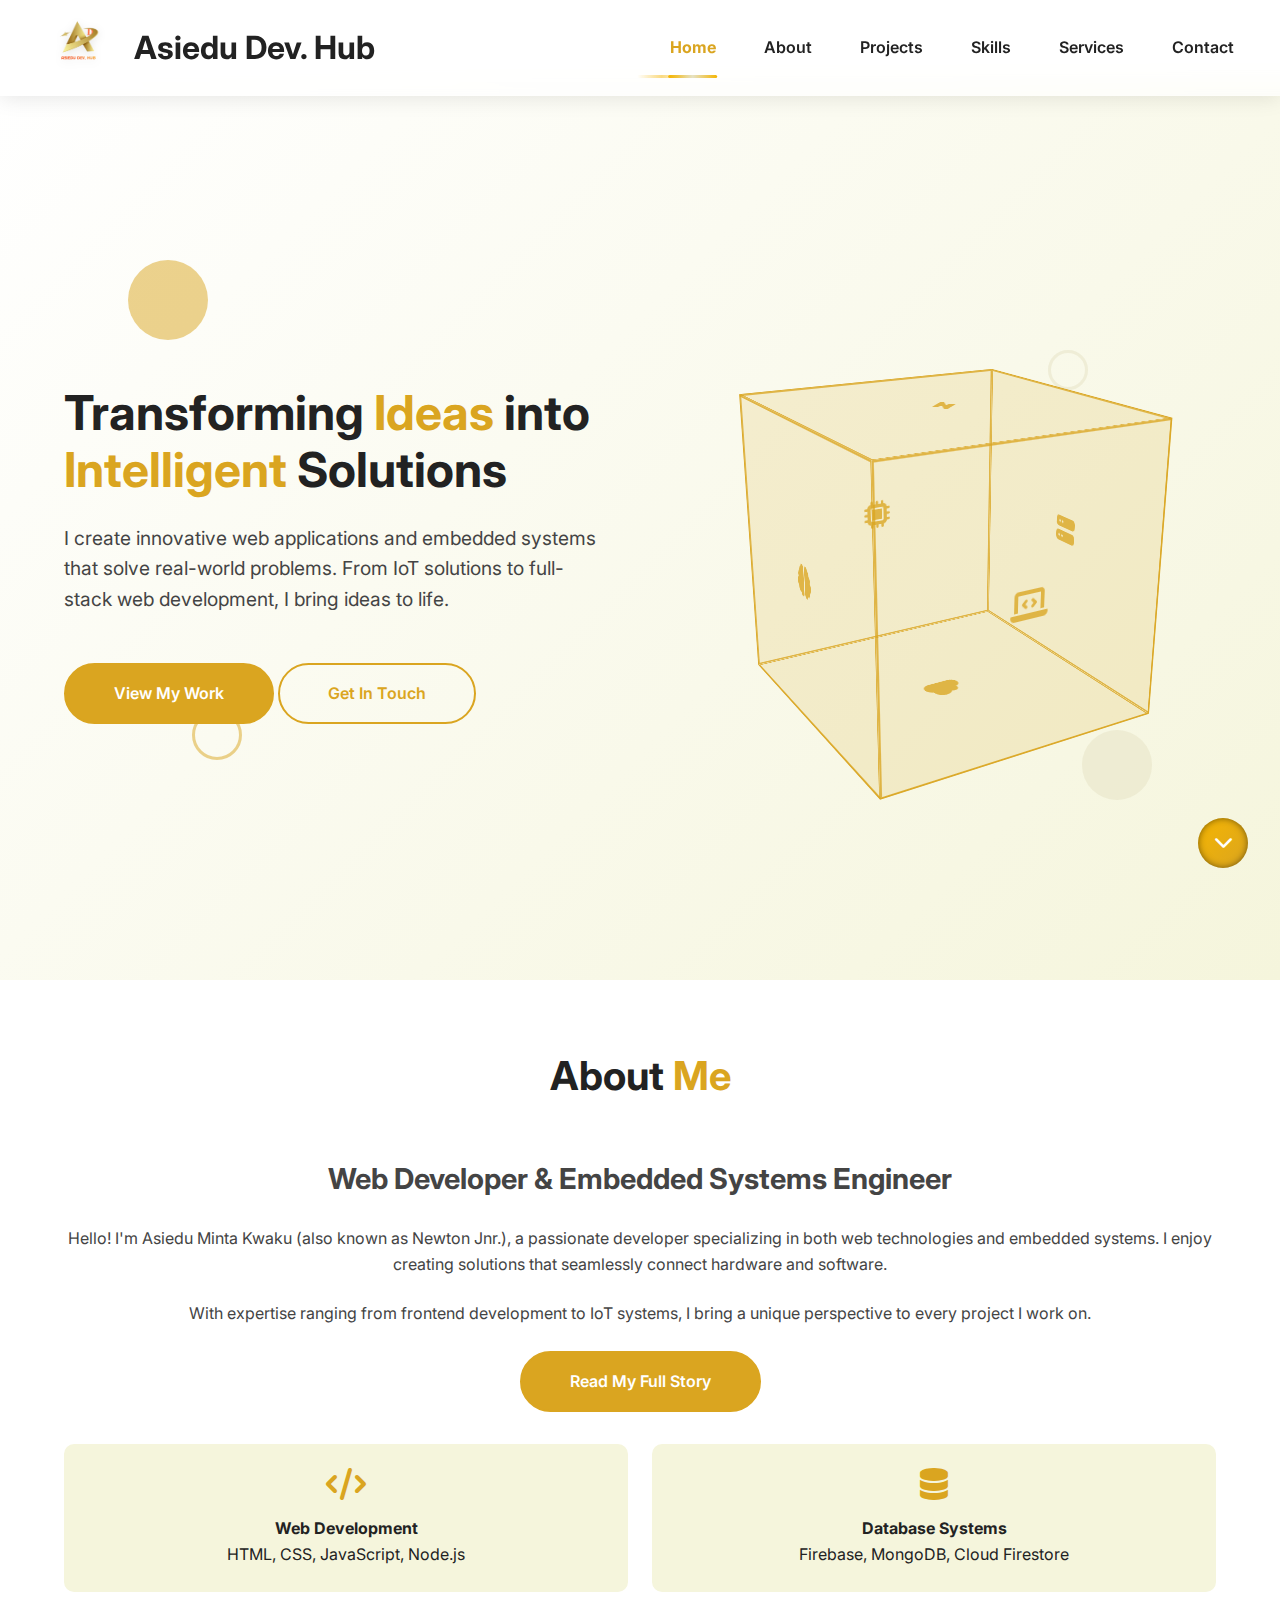
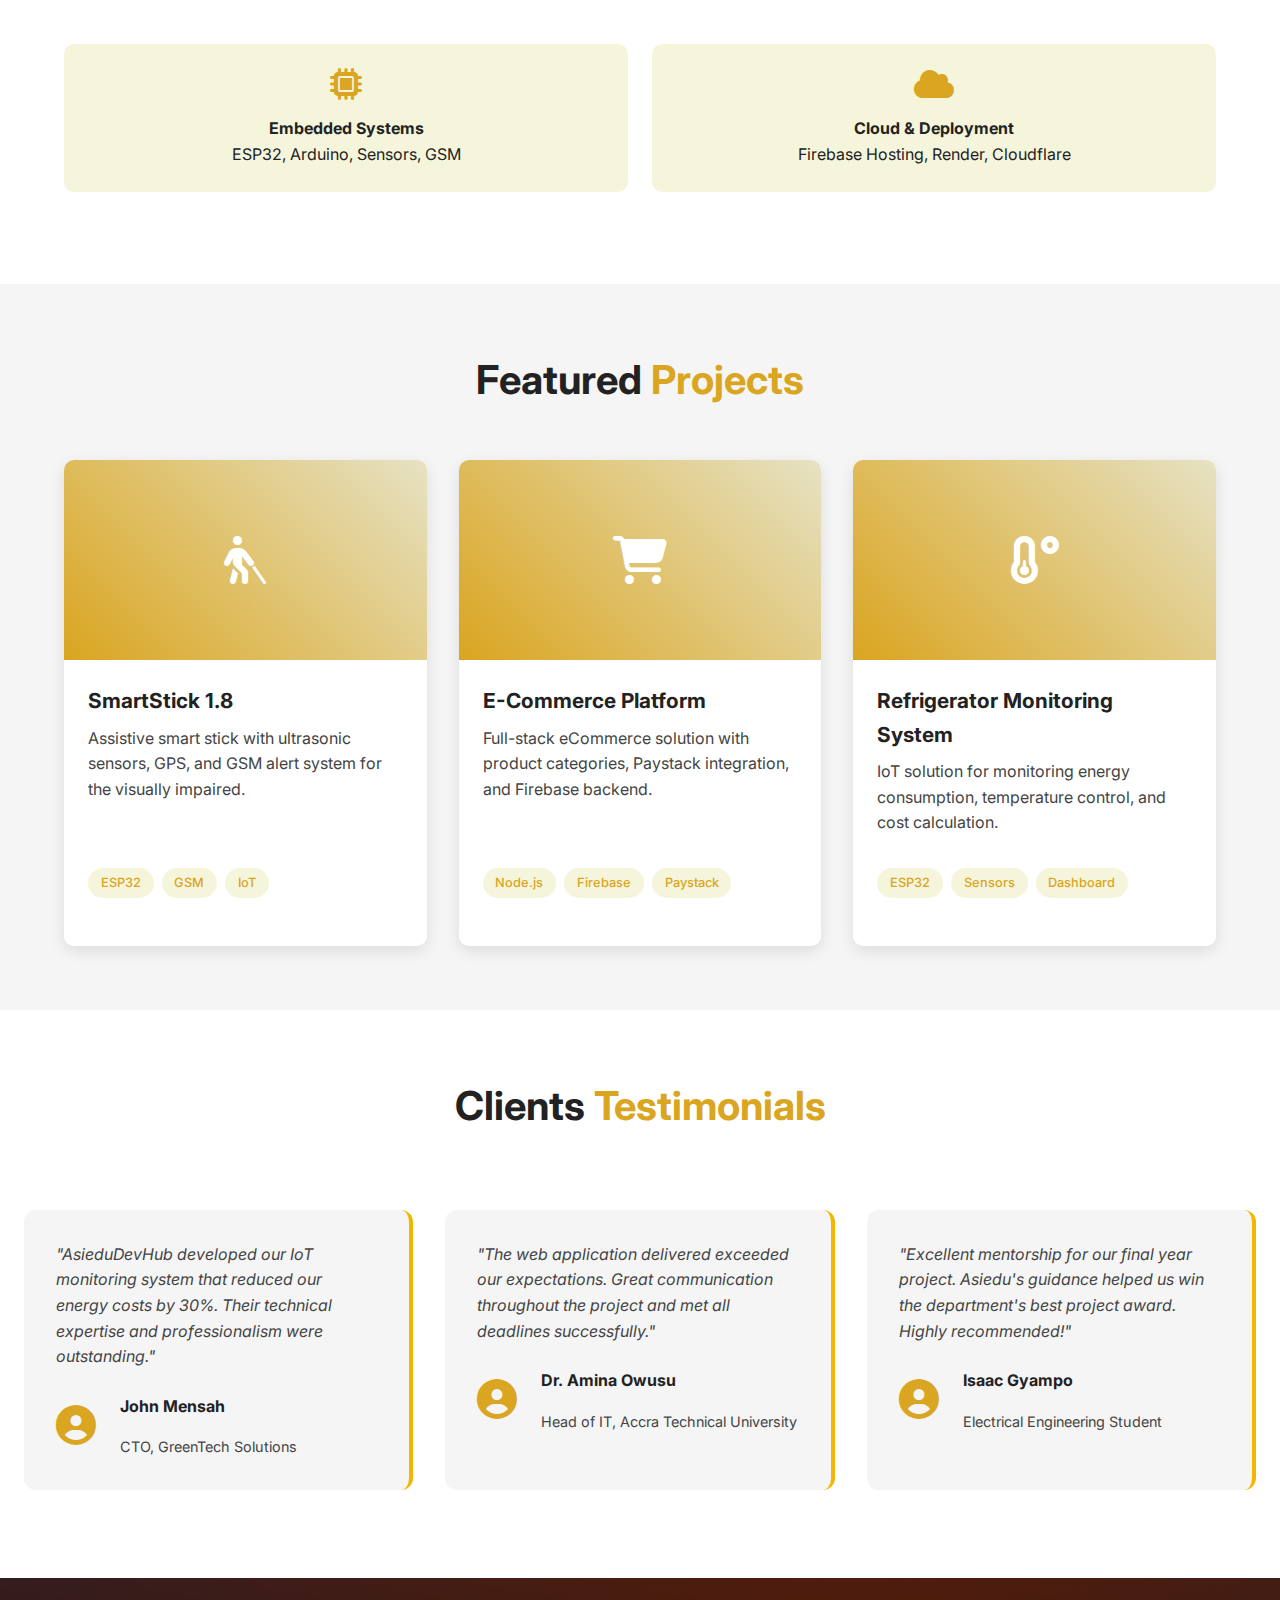
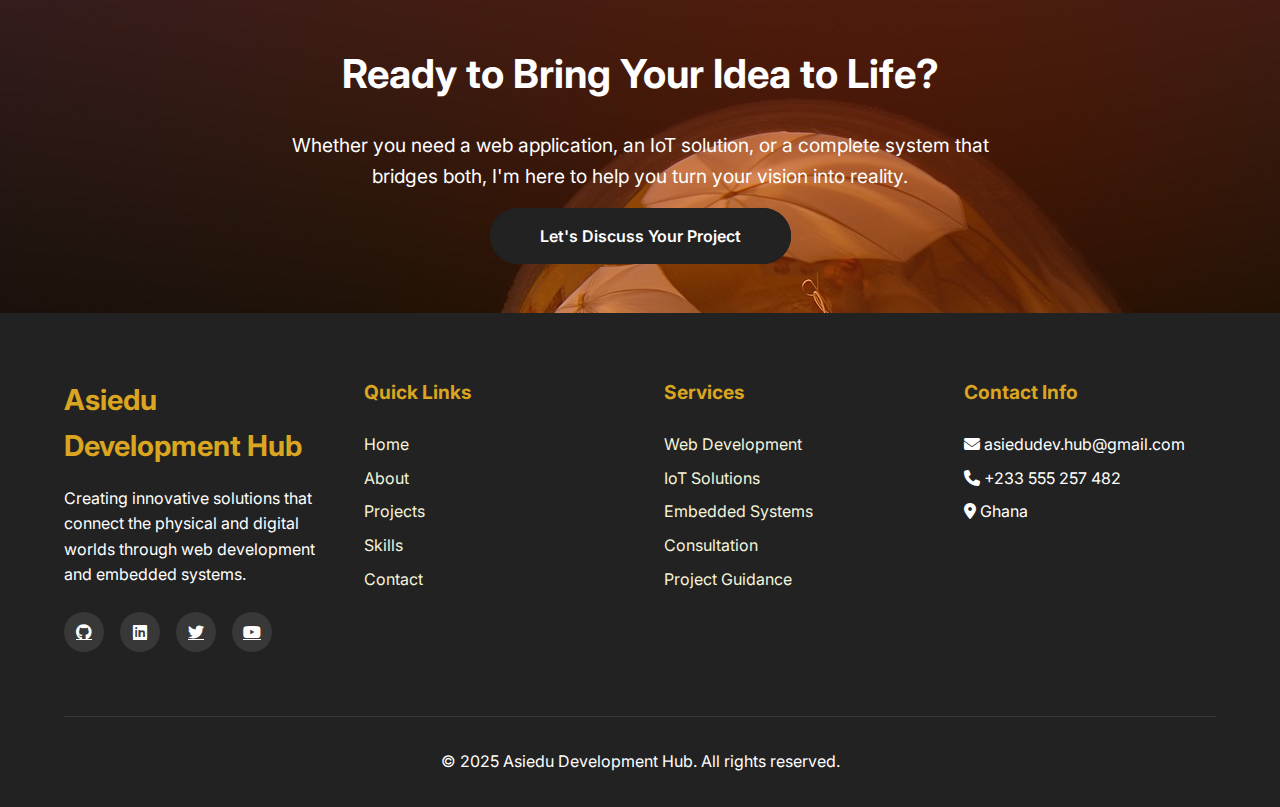
<file: index.html>
<!DOCTYPE html>
<html lang="en">
<head>
  <meta charset="UTF-8">
  <meta name="viewport" content="width=device-width, initial-scale=1.0">
  <title>Asiedu Development Hub - Home</title>
  <link rel="stylesheet" href="https://cdnjs.cloudflare.com/ajax/libs/font-awesome/6.4.0/css/all.min.css">
  <link href="https://fonts.googleapis.com/css2?family=Inter:wght@300;400;500;600;700&display=swap" rel="stylesheet">
  <link rel="stylesheet" href="css/main.css">
</head>
<body>
  <div id="header-container"></div>
  
  <main>
    <!-- Hero Section -->
    <section class="hero" id="home">
        <div class="floating-element float-1"></div>
        <div class="floating-element float-2"></div>
        <div class="floating-element float-3"></div>
        <div class="floating-element float-4"></div>
        
        <div class="hero-content">
            <div class="hero-text">
                <h1>Transforming <span>Ideas</span> into <span>Intelligent</span> Solutions</h1>
                <p>I create innovative web applications and embedded systems that solve real-world problems. From IoT solutions to full-stack web development, I bring ideas to life.</p>
                <div class="hero-buttons">
                    <a href="projects.html" class="btn">View My Work</a>
                    <a href="contact.html" class="cta-btn1">Get In Touch</a>
                </div>
            </div>
            
            <div class="hero-visual">
                <div class="cube-container">
                    <div class="cube-face front"><i class="fas fa-laptop-code"></i></div>
                    <div class="cube-face back"><i class="fas fa-microchip"></i></div>
                    <div class="cube-face right"><i class="fas fa-server"></i></div>
                    <div class="cube-face left"><i class="fas fa-brain"></i></div>
                    <div class="cube-face top"><i class="fas fa-bolt"></i></div>
                    <div class="cube-face bottom"><i class="fas fa-cloud"></i></div>
                </div>
            </div>
        </div>
    </section>

    <!-- About Preview Section -->
    <section class="about-preview" id="about">
        <h2 class="section-title">About <span>Me</span></h2>
        <div class="about-content">
            <div class="about-text">
                <h3>Web Developer & Embedded Systems Engineer</h3>
                <p>Hello! I'm Asiedu Minta Kwaku (also known as Newton Jnr.), a passionate developer specializing in both web technologies and embedded systems. I enjoy creating solutions that seamlessly connect hardware and software.</p>
                <p>With expertise ranging from frontend development to IoT systems, I bring a unique perspective to every project I work on.</p>
                <a href="about.html" class="btn">Read My Full Story</a>
            </div>
            
            <div class="skills-grid">
                <div class="skill-item">
                    <i class="fas fa-code"></i>
                    <h4>Web Development</h4>
                    <p>HTML, CSS, JavaScript, Node.js</p>
                </div>
                <div class="skill-item">
                    <i class="fas fa-database"></i>
                    <h4>Database Systems</h4>
                    <p>Firebase, MongoDB, Cloud Firestore</p>
                </div>
                <div class="skill-item">
                    <i class="fas fa-microchip"></i>
                    <h4>Embedded Systems</h4>
                    <p>ESP32, Arduino, Sensors, GSM</p>
                </div>
                <div class="skill-item">
                    <i class="fas fa-cloud"></i>
                    <h4>Cloud & Deployment</h4>
                    <p>Firebase Hosting, Render, Cloudflare</p>
                </div>
            </div>
        </div>
    </section>

    <!-- Projects Preview Section -->
    <section class="projects-preview" id="projects">
        <h2 class="section-title">Featured <span>Projects</span></h2>
        <div class="projects-grid">
            <div class="project-card">
                <div class="project-img">
                    <i class="fas fa-blind"></i>
                </div>
                <div class="project-content">
                    <h3>SmartStick 1.8</h3>
                    <p>Assistive smart stick with ultrasonic sensors, GPS, and GSM alert system for the visually impaired.</p>
                    <div class="project-tags">
                        <span class="project-tag">ESP32</span>
                        <span class="project-tag">GSM</span>
                        <span class="project-tag">IoT</span>
                    </div>
                </div>
            </div>
            
            <div class="project-card">
                <div class="project-img">
                    <i class="fas fa-shopping-cart"></i>
                </div>
                <div class="project-content">
                    <h3>E-Commerce Platform</h3>
                    <p>Full-stack eCommerce solution with product categories, Paystack integration, and Firebase backend.</p>
                    <div class="project-tags">
                        <span class="project-tag">Node.js</span>
                        <span class="project-tag">Firebase</span>
                        <span class="project-tag">Paystack</span>
                    </div>
                </div>
            </div>
            
            <div class="project-card">
                <div class="project-img">
                    <i class="fas fa-temperature-low"></i>
                </div>
                <div class="project-content">
                    <h3>Refrigerator Monitoring System</h3>
                    <p>IoT solution for monitoring energy consumption, temperature control, and cost calculation.</p>
                    <div class="project-tags">
                        <span class="project-tag">ESP32</span>
                        <span class="project-tag">Sensors</span>
                        <span class="project-tag">Dashboard</span>
                    </div>
                </div>
            </div>
        </div>
    </section>

    <section class="testimonials">
        <h2 class="section-title">Clients <span>Testimonials</span></h2>        
        <div class="testimonials-grid">
            <!-- Testimonial 1 -->
            <div class="testimonial-card">
                <div class="testimonial-content">
                    <p>"AsieduDevHub developed our IoT monitoring system that reduced our energy costs by 30%. Their technical expertise and professionalism were outstanding."</p>
                </div>
                <div class="testimonial-author">
                    <div class="author-image">
                        <!-- Placeholder for client photo -->
                        <i class="fas fa-user-circle"></i>
                    </div>
                    <div class="author-details">
                        <h4>John Mensah</h4>
                        <p>CTO, GreenTech Solutions</p>
                    </div>
                </div>
            </div>

            <!-- Testimonial 2 -->
            <div class="testimonial-card">
                <div class="testimonial-content">
                    <p>"The web application delivered exceeded our expectations. Great communication throughout the project and met all deadlines successfully."</p>
                </div>
                <div class="testimonial-author">
                    <div class="author-image">
                        <i class="fas fa-user-circle"></i>
                    </div>
                    <div class="author-details">
                        <h4>Dr. Amina Owusu</h4>
                        <p>Head of IT, Accra Technical University</p>
                    </div>
                </div>
            </div>

            <!-- Testimonial 3 -->
            <div class="testimonial-card">
                <div class="testimonial-content">
                    <p>"Excellent mentorship for our final year project. Asiedu's guidance helped us win the department's best project award. Highly recommended!"</p>
                </div>
                <div class="testimonial-author">
                    <div class="author-image">
                        <i class="fas fa-user-circle"></i>
                    </div>
                    <div class="author-details">
                        <h4>Isaac Gyampo</h4>
                        <p>Electrical Engineering Student</p>
                    </div>
                </div>
            </div>
        </div>
    </section>

    <!-- Contact CTA Section -->
    <section class="contact-cta" id="contact">
        <h2>Ready to Bring Your Idea to Life?</h2>
        <p>Whether you need a web application, an IoT solution, or a complete system that bridges both, I'm here to help you turn your vision into reality.</p>
        <a href="contact.html" class="cta-btn">Let's Discuss Your Project</a>
    </section>

  </main>
  
  <div id="footer-container"></div>
  
  <script src="js/components/headerFooter.js"></script>
  <script src="js/components/dynamicElements.js"></script>

  <script src="js/main.js"></script>
</body>
</html>
</file>
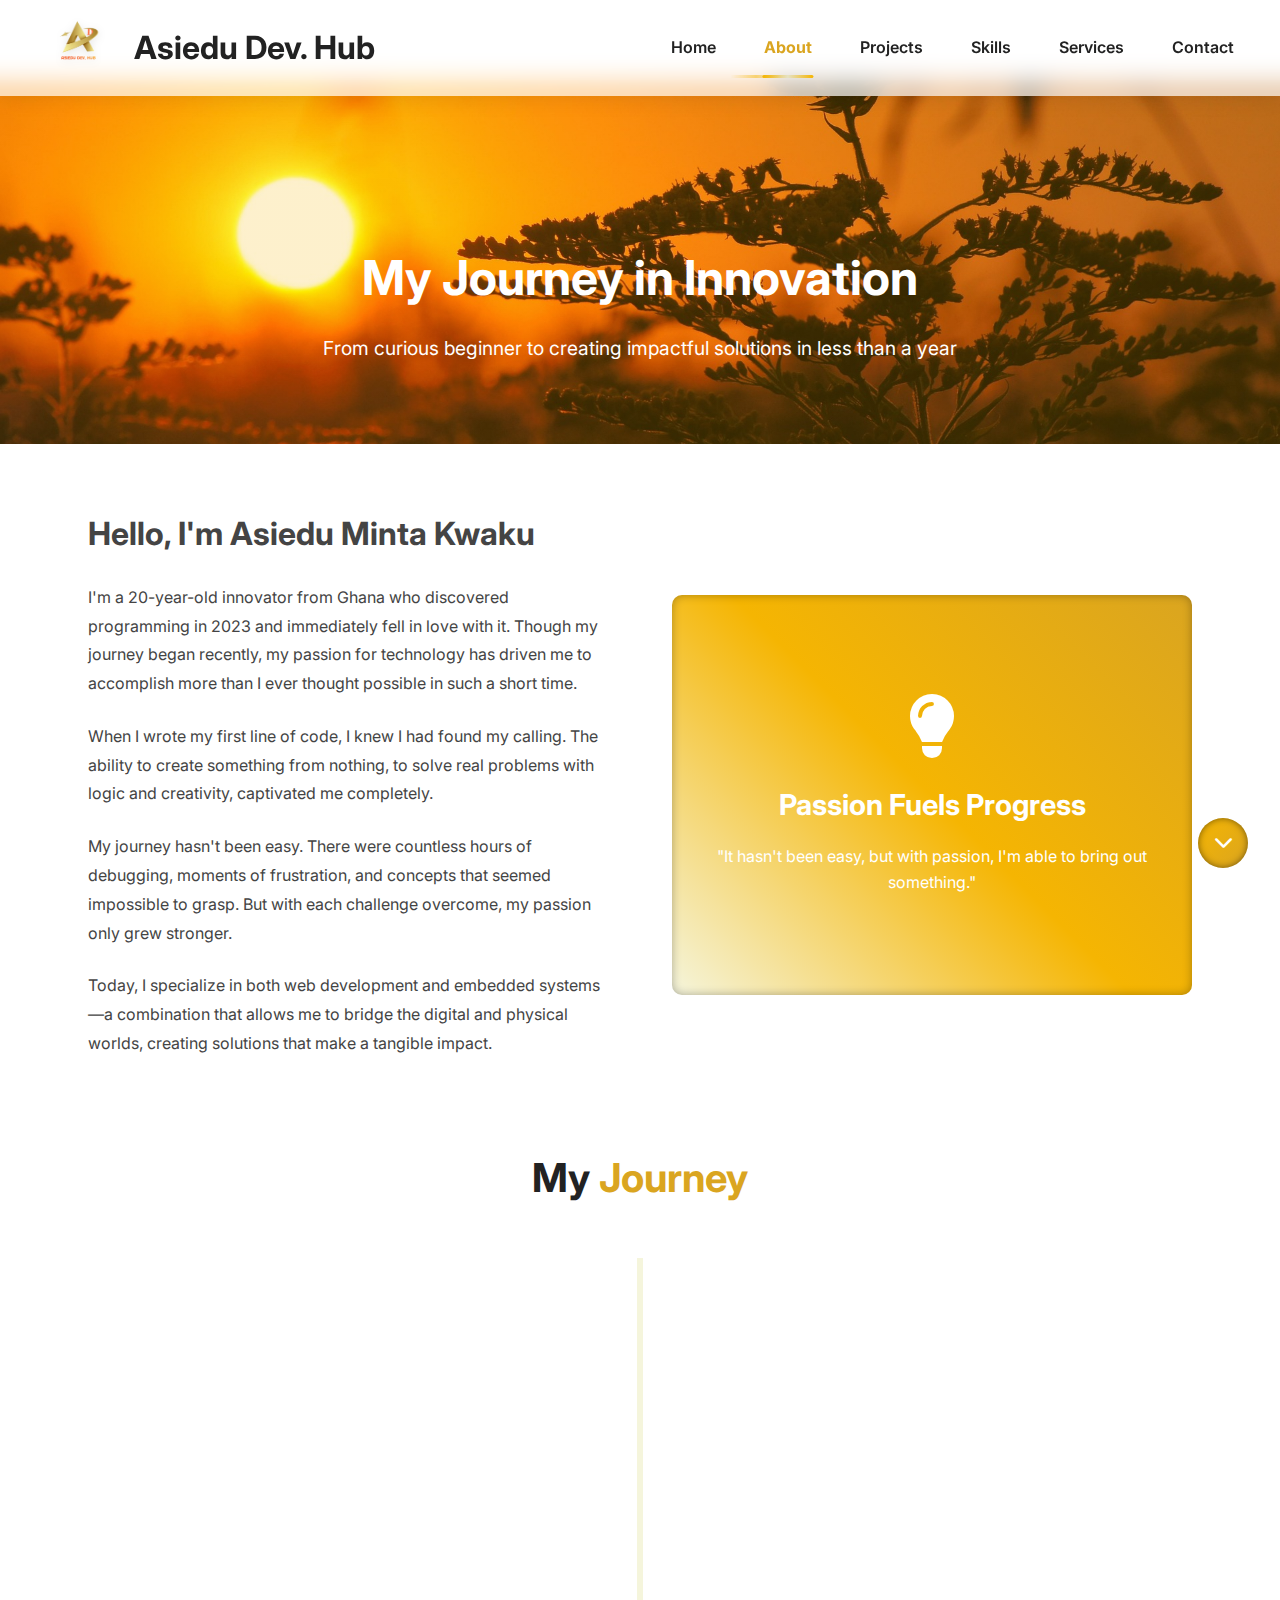
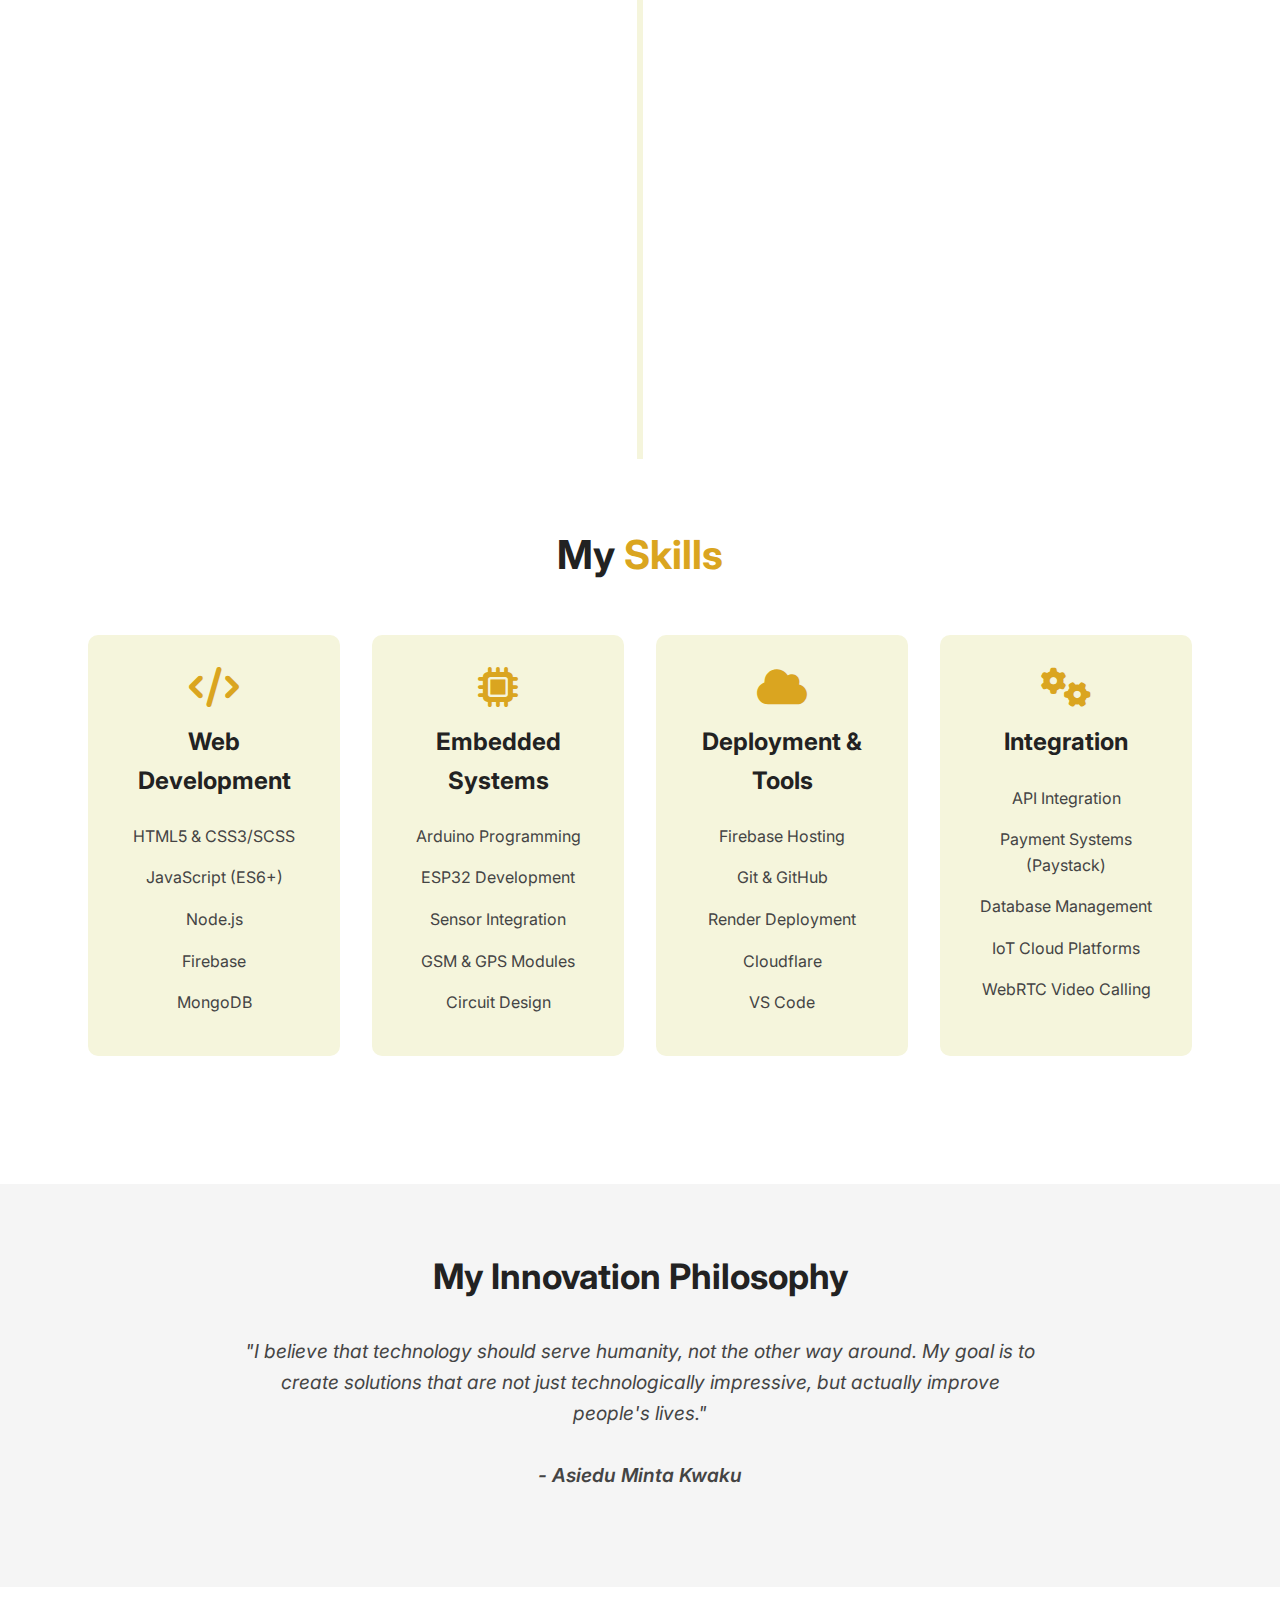
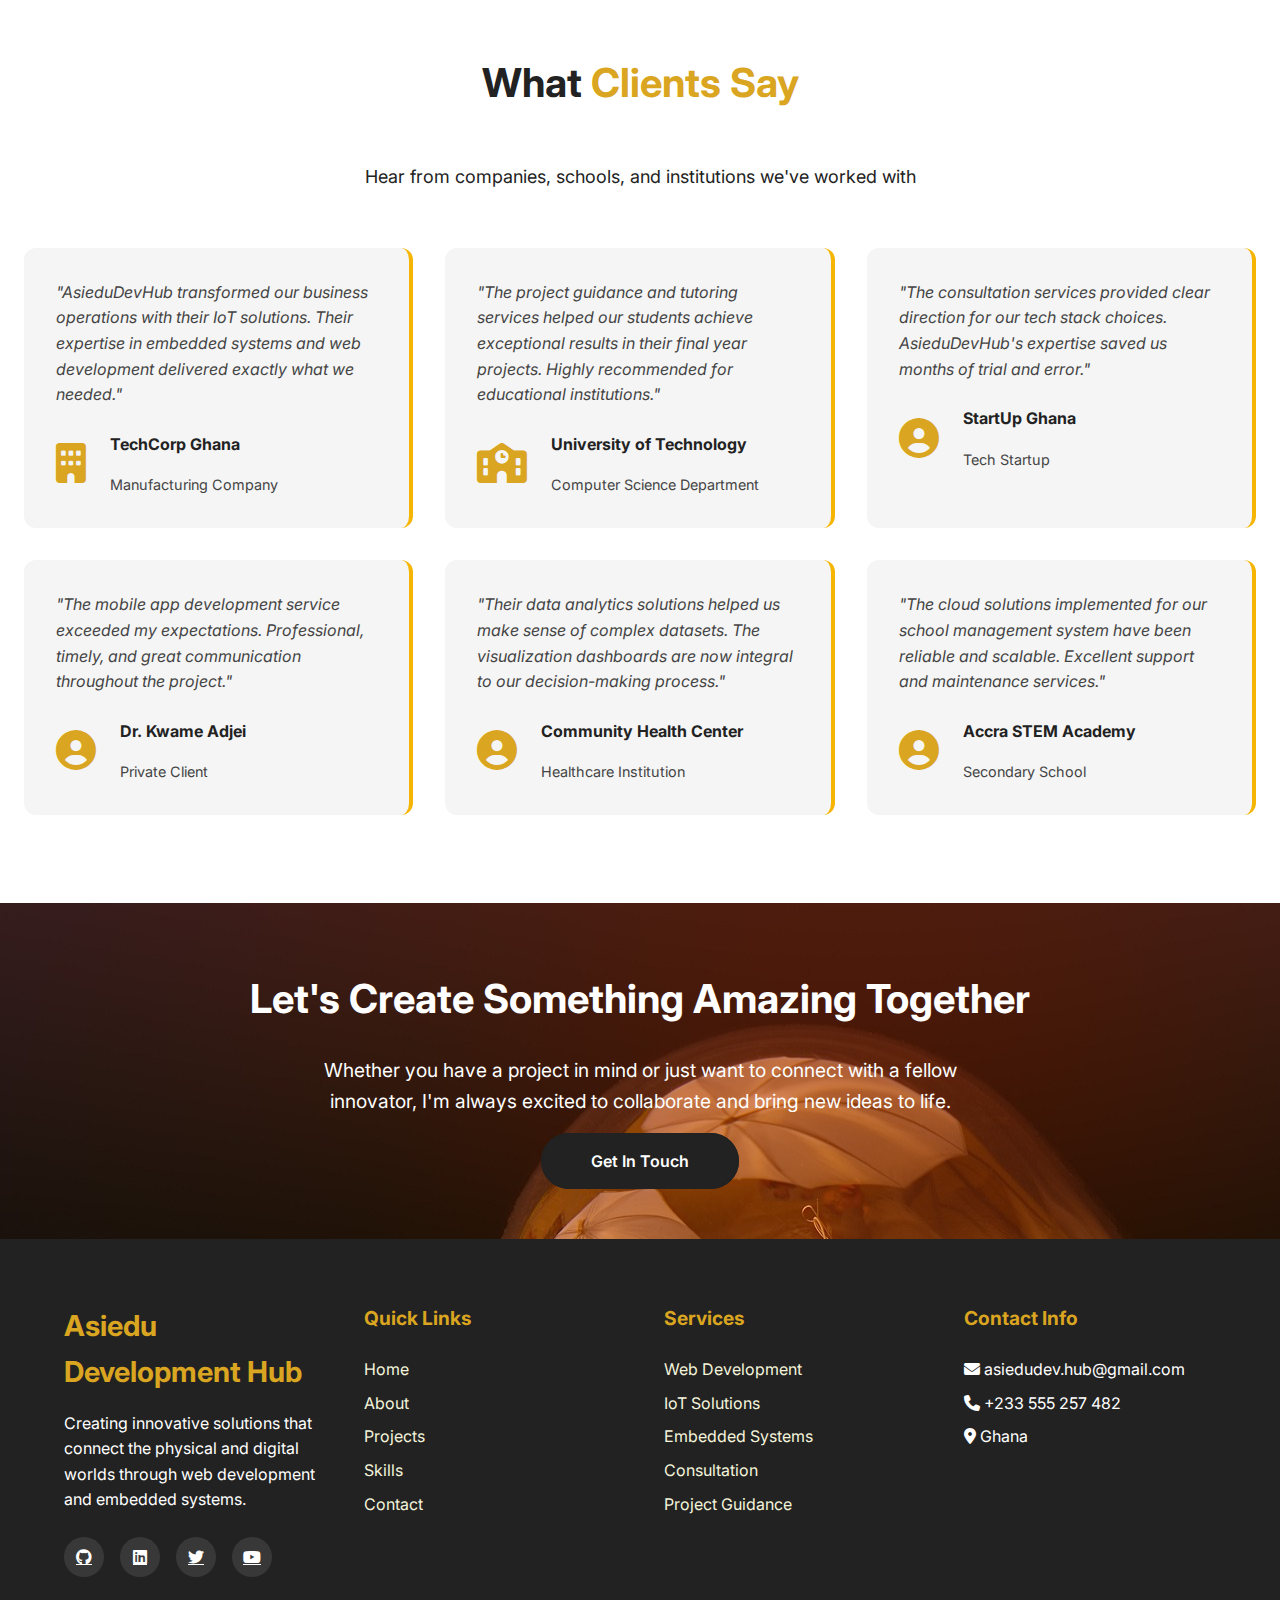
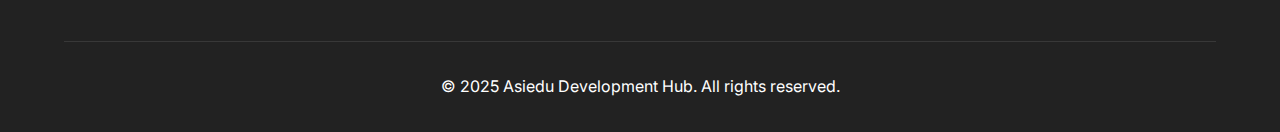
<file: about.html>
<!DOCTYPE html>
<html lang="en">
<head>
    <meta charset="UTF-8">
    <meta name="viewport" content="width=device-width, initial-scale=1.0">
    <title>About Me - Asiedu Development Hub</title>
    <link rel="stylesheet" href="https://cdnjs.cloudflare.com/ajax/libs/font-awesome/6.4.0/css/all.min.css">
    <link href="https://fonts.googleapis.com/css2?family=Inter:wght@300;400;500;600;700&display=swap" rel="stylesheet">
    <link rel="stylesheet" href="css/main.css">
</head>
<body>
    <!-- Header & Navigation -->
    <div id="header-container"></div>

    <!-- Page Header -->
    <main>
      <section class="page-header about-header">
          <h1>My Journey in Innovation</h1>
          <p>From curious beginner to creating impactful solutions in less than a year</p>
      </section>

      <!-- About Content -->
      <section class="about-content1">
          <div class="container">
              <!-- My Story -->
              <div class="my-story">
                  <div class="story-text">
                      <h2>Hello, I'm Asiedu Minta Kwaku</h2>
                      <p>I'm a 20-year-old innovator from Ghana who discovered programming in 2023 and immediately fell in love with it. Though my journey began recently, my passion for technology has driven me to accomplish more than I ever thought possible in such a short time.</p>
                      <p>When I wrote my first line of code, I knew I had found my calling. The ability to create something from nothing, to solve real problems with logic and creativity, captivated me completely.</p>
                      <p>My journey hasn't been easy. There were countless hours of debugging, moments of frustration, and concepts that seemed impossible to grasp. But with each challenge overcome, my passion only grew stronger.</p>
                      <p>Today, I specialize in both web development and embedded systems—a combination that allows me to bridge the digital and physical worlds, creating solutions that make a tangible impact.</p>
                  </div>
                  <div class="story-image">
                      <div class="story-image-content">
                          <i class="fas fa-lightbulb"></i>
                          <h3>Passion Fuels Progress</h3>
                          <p>"It hasn't been easy, but with passion, I'm able to bring out something."</p>
                      </div>
                  </div>
              </div>

              <!-- My Journey -->
              <div class="journey">
                  <h2 class="section-title">My <span>Journey</span></h2>
                  
                  <div class="timeline">
                      <div class="timeline-item left">
                          <div class="timeline-content">
                              <h3>Early 2023</h3>
                              <p>Discovered programming through online resources. Started with HTML and CSS, building simple web pages.</p>
                          </div>
                      </div>
                      <div class="timeline-item right">
                          <div class="timeline-content">
                              <h3>Late 2023</h3>
                              <p>Dived into JavaScript and began exploring backend development with Node.js. Built my first full-stack application.</p>
                          </div>
                      </div>
                      <div class="timeline-item left">
                          <div class="timeline-content">
                              <h3>Mid 2024</h3>
                              <p>Discovered embedded systems and IoT. Started working with Arduino and ESP32 boards, combining my coding skills with hardware.</p>
                          </div>
                      </div>
                      <div class="timeline-item right">
                          <div class="timeline-content">
                              <h3>Early 2025</h3>
                              <p>Completed multiple projects including SmartStick 1.8, eCommerce platforms, and IoT monitoring systems. Started Asiedu Development Hub.</p>
                          </div>
                      </div>
                  </div>
              </div>

              <!-- Skills -->
              <div class="skills-section">
                  <h2 class="section-title">My <span>Skills</span></h2>
                  
                  <div class="skills-grid">
                      <div class="skill-category">
                          <i class="fas fa-code"></i>
                          <h3>Web Development</h3>
                          <ul class="skill-list">
                              <li>HTML5 & CSS3/SCSS</li>
                              <li>JavaScript (ES6+)</li>
                              <li>Node.js</li>
                              <li>Firebase</li>
                              <li>MongoDB</li>
                          </ul>
                      </div>
                      
                      <div class="skill-category">
                          <i class="fas fa-microchip"></i>
                          <h3>Embedded Systems</h3>
                          <ul class="skill-list">
                              <li>Arduino Programming</li>
                              <li>ESP32 Development</li>
                              <li>Sensor Integration</li>
                              <li>GSM & GPS Modules</li>
                              <li>Circuit Design</li>
                          </ul>
                      </div>
                      
                      <div class="skill-category">
                          <i class="fas fa-cloud"></i>
                          <h3>Deployment & Tools</h3>
                          <ul class="skill-list">
                              <li>Firebase Hosting</li>
                              <li>Git & GitHub</li>
                              <li>Render Deployment</li>
                              <li>Cloudflare</li>
                              <li>VS Code</li>
                          </ul>
                      </div>
                      
                      <div class="skill-category">
                          <i class="fas fa-cogs"></i>
                          <h3>Integration</h3>
                          <ul class="skill-list">
                              <li>API Integration</li>
                              <li>Payment Systems (Paystack)</li>
                              <li>Database Management</li>
                              <li>IoT Cloud Platforms</li>
                              <li>WebRTC Video Calling</li>
                          </ul>
                      </div>
                  </div>
              </div>
          </div>
      </section>

      <!-- Philosophy -->
      <section class="philosophy">
          <div class="philosophy-content">
              <h2>My Innovation Philosophy</h2>
              <p>"I believe that technology should serve humanity, not the other way around. My goal is to create solutions that are not just technologically impressive, but actually improve people's lives."</p>
              <p class="quote-author">- Asiedu Minta Kwaku</p>
          </div>
      </section>

      <!-- Testimonials Section for About Page -->
    <section class="testimonials">
        <h2 class="section-title">What <span>Clients Say</span></h2>
        <p class="section-subtitle">Hear from companies, schools, and institutions we've worked with</p>
        
        <div class="testimonials-grid">
            <!-- Testimonial 1 - Company -->
            <div class="testimonial-card">
                <div class="testimonial-content">
                    <p>"AsieduDevHub transformed our business operations with their IoT solutions. Their expertise in embedded systems and web development delivered exactly what we needed."</p>
                </div>
                <div class="testimonial-author">
                    <div class="author-image">
                        <i class="fas fa-building"></i>
                    </div>
                    <div class="author-details">
                        <h4>TechCorp Ghana</h4>
                        <p>Manufacturing Company</p>
                    </div>
                </div>
            </div>

            <!-- Testimonial 2 - School -->
            <div class="testimonial-card">
                <div class="testimonial-content">
                    <p>"The project guidance and tutoring services helped our students achieve exceptional results in their final year projects. Highly recommended for educational institutions."</p>
                </div>
                <div class="testimonial-author">
                    <div class="author-image">
                        <i class="fas fa-school"></i>
                    </div>
                    <div class="author-details">
                        <h4>University of Technology</h4>
                        <p>Computer Science Department</p>
                    </div>
                </div>
            </div>

            <!-- Testimonial 3 - Startup -->
            <div class="testimonial-card">
                <div class="testimonial-content">
                    <p>"The consultation services provided clear direction for our tech stack choices. AsieduDevHub's expertise saved us months of trial and error."</p>
                </div>
                <div class="testimonial-author">
                    <div class="author-image">
                        <i class="fas fa-user-circle"></i>
                    </div>
                    <div class="author-details">
                        <h4>StartUp Ghana</h4>
                        <p>Tech Startup</p>
                    </div>
                </div>
            </div>

            <!-- Testimonial 4 - Individual Client -->
            <div class="testimonial-card">
                <div class="testimonial-content">
                    <p>"The mobile app development service exceeded my expectations. Professional, timely, and great communication throughout the project."</p>
                </div>
                <div class="testimonial-author">
                    <div class="author-image">
                        <i class="fas fa-user-circle"></i>
                    </div>
                    <div class="author-details">
                        <h4>Dr. Kwame Adjei</h4>
                        <p>Private Client</p>
                    </div>
                </div>
            </div>

            <!-- Testimonial 5 - Institution -->
            <div class="testimonial-card">
                <div class="testimonial-content">
                    <p>"Their data analytics solutions helped us make sense of complex datasets. The visualization dashboards are now integral to our decision-making process."</p>
                </div>
                <div class="testimonial-author">
                    <div class="author-image">
                        <i class="fas fa-user-circle"></i>
                    </div>
                    <div class="author-details">
                        <h4>Community Health Center</h4>
                        <p>Healthcare Institution</p>
                    </div>
                </div>
            </div>

            <!-- Testimonial 6 - School -->
            <div class="testimonial-card">
                <div class="testimonial-content">
                    <p>"The cloud solutions implemented for our school management system have been reliable and scalable. Excellent support and maintenance services."</p>
                </div>
                <div class="testimonial-author">
                    <div class="author-image">
                        <i class="fas fa-user-circle"></i>
                    </div>
                    <div class="author-details">
                        <h4>Accra STEM Academy</h4>
                        <p>Secondary School</p>
                    </div>
                </div>
            </div>
        </div>
    </section>

      <!-- CTA Section -->
      <section class="contact-cta">
          <h2>Let's Create Something Amazing Together</h2>
          <p>Whether you have a project in mind or just want to connect with a fellow innovator, I'm always excited to collaborate and bring new ideas to life.</p>
          <a href="contact.html" class="cta-btn">Get In Touch</a>
      </section>
    </main>

    <!-- Footer -->
    <div id="footer-container"></div>

    <script src="js/components/headerFooter.js"></script>
    <script src="js/components/animation.js"></script>
    <script src="js/main.js"></script>
</body>
</html>
</file>
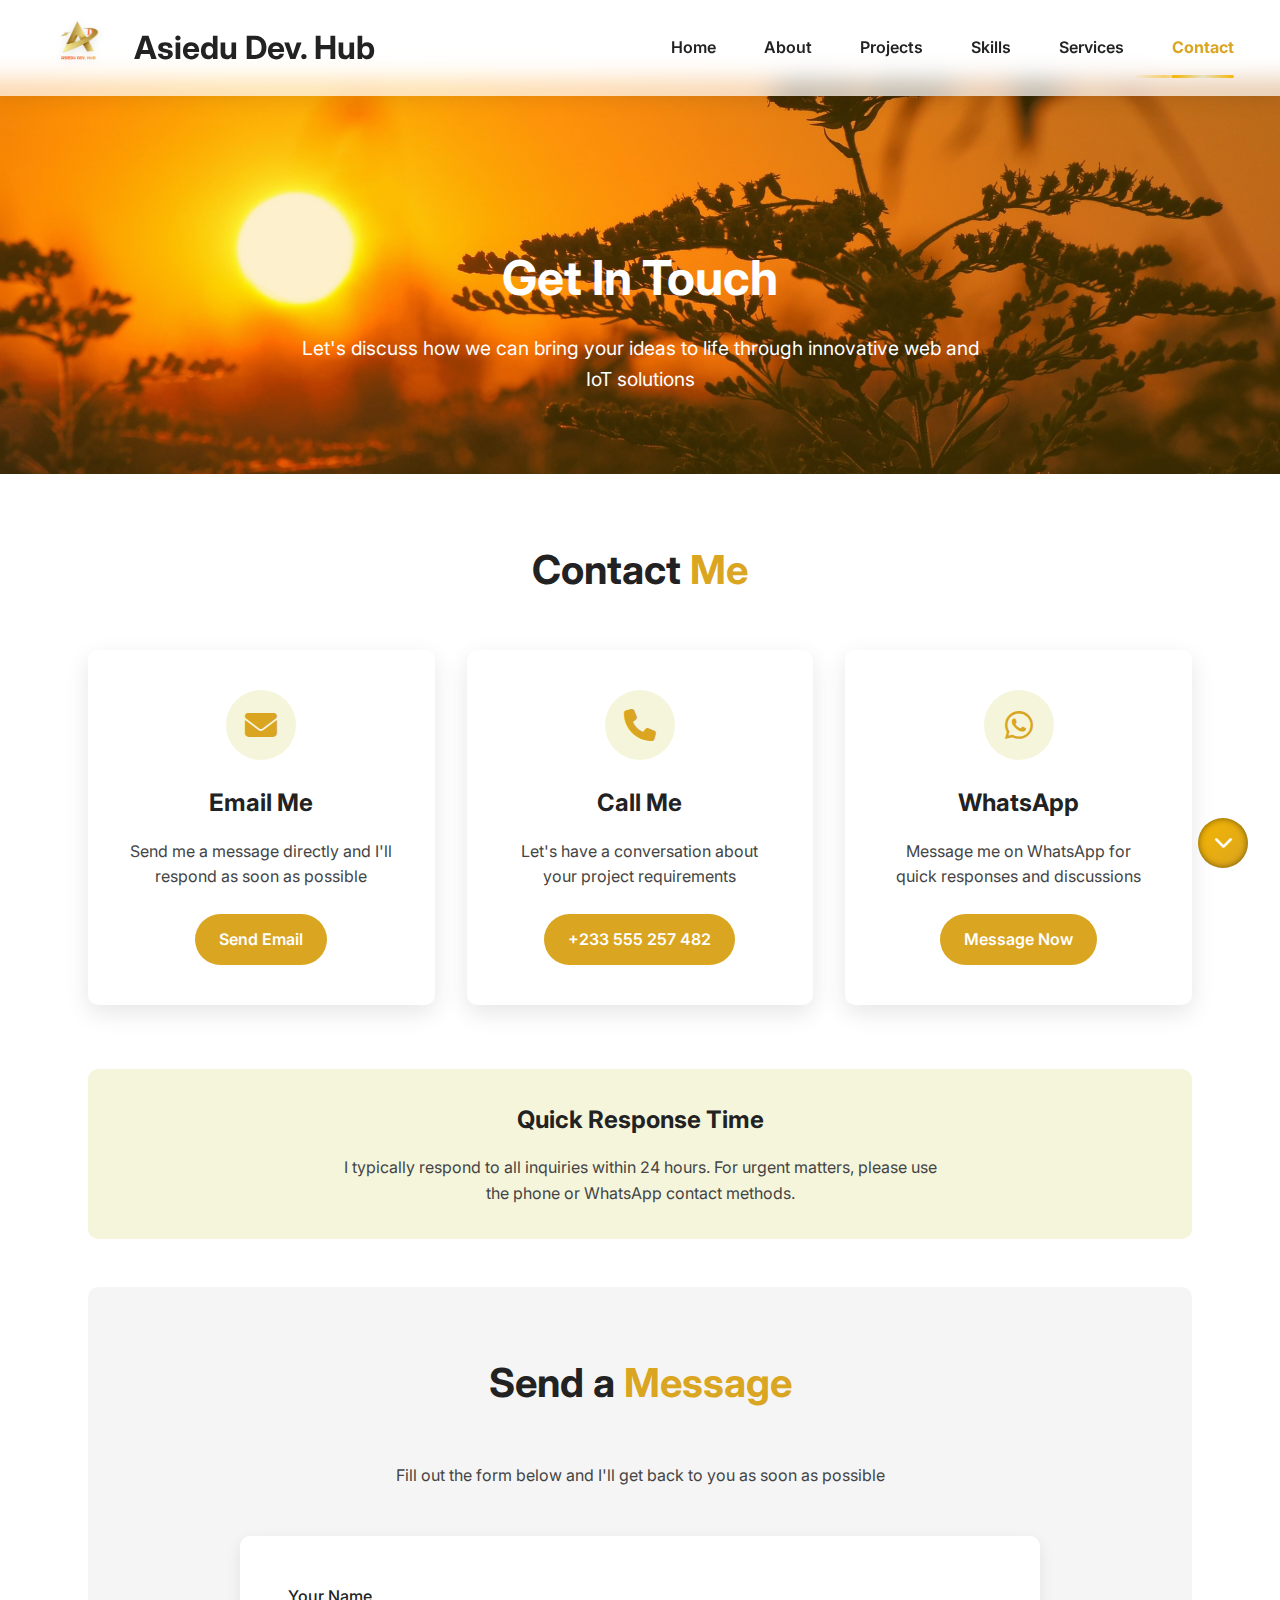
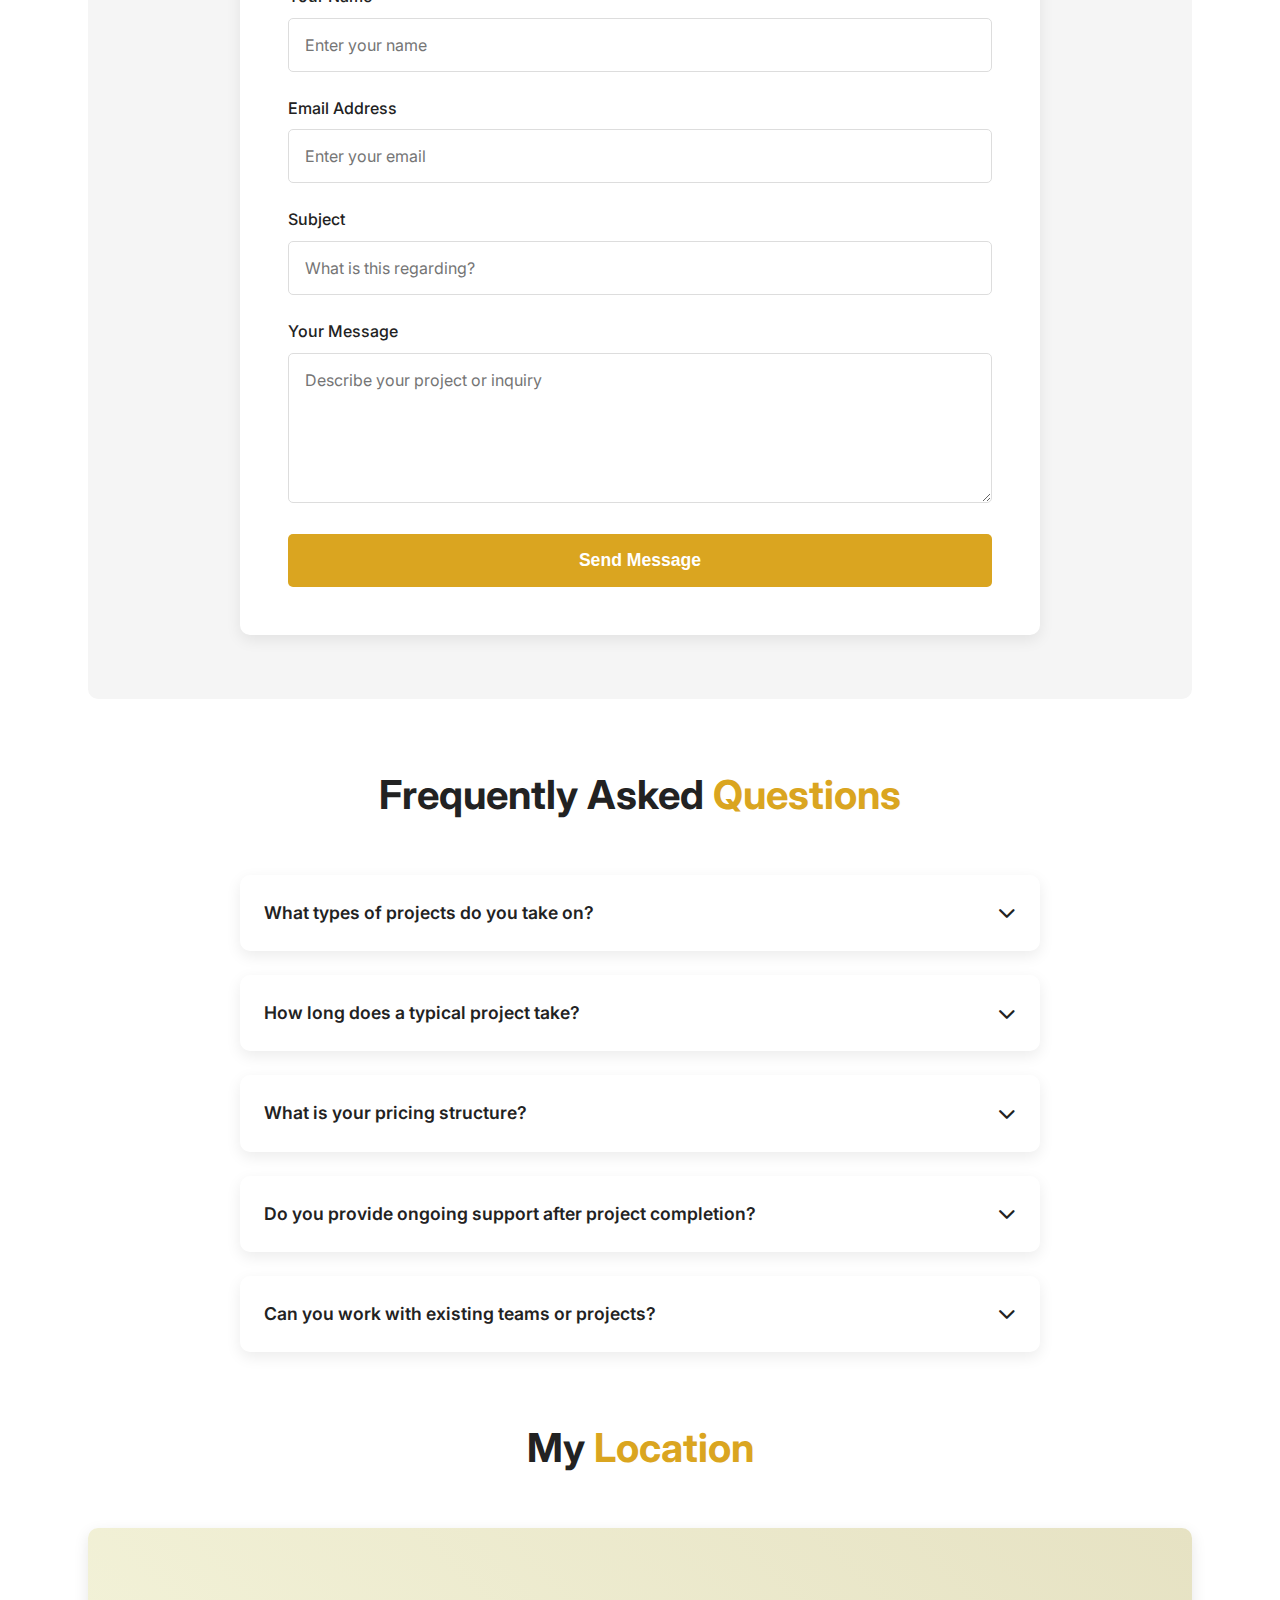
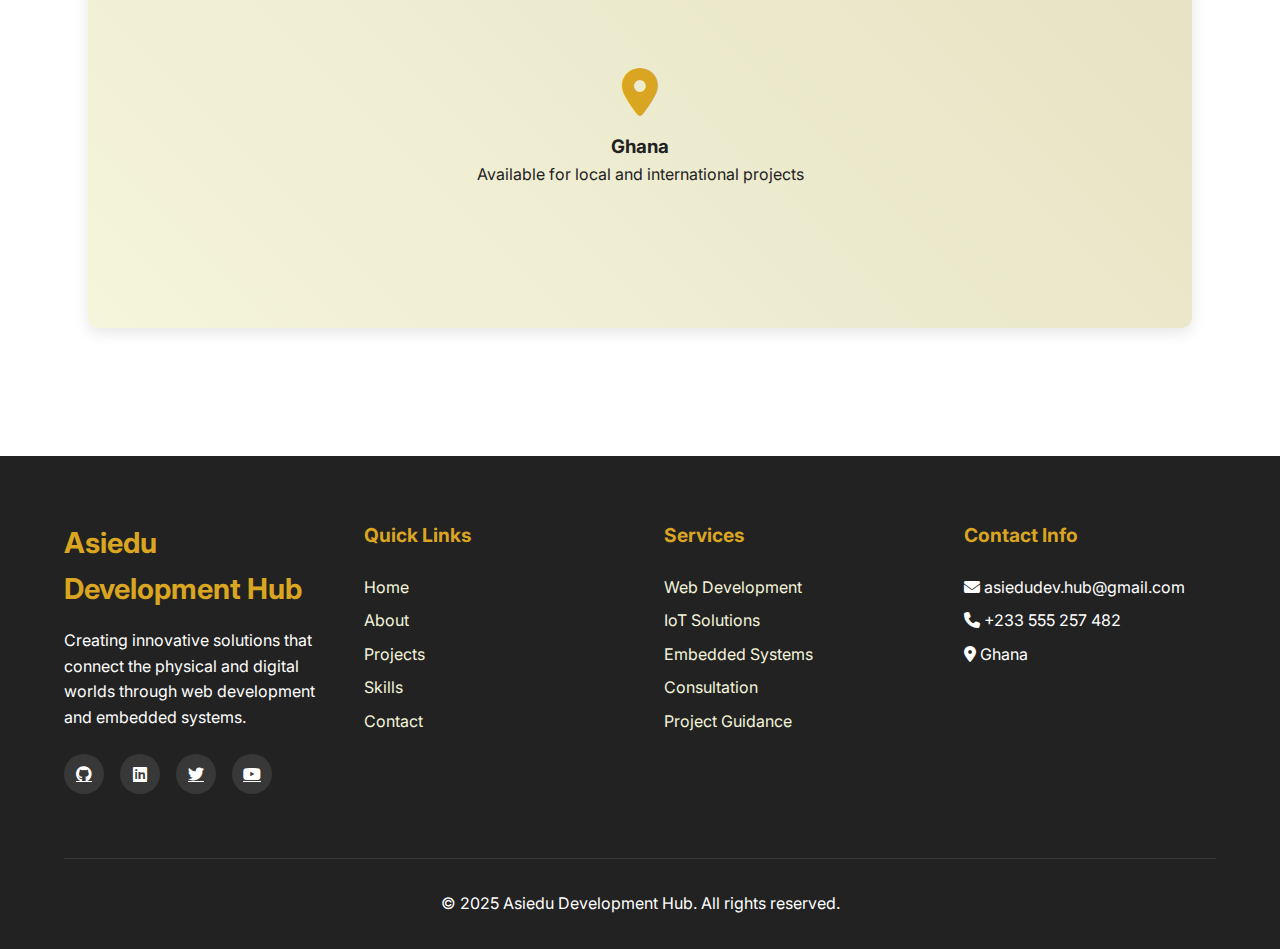
<file: contact.html>
<!DOCTYPE html>
<html lang="en">
<head>
    <meta charset="UTF-8">
    <meta name="viewport" content="width=device-width, initial-scale=1.0">
    <title>Contact - Asiedu Development Hub</title>
    <link rel="stylesheet" href="https://cdnjs.cloudflare.com/ajax/libs/font-awesome/6.4.0/css/all.min.css">
    <link href="https://fonts.googleapis.com/css2?family=Inter:wght@300;400;500;600;700&display=swap" rel="stylesheet">
    <link rel="stylesheet" href="css/main.css">
</head>
<body>
    <!-- Header & Navigation -->
    <div id="header-container"></div>

    <!-- Page Header -->
    <section class="page-header">
        <h1>Get In Touch</h1>
        <p>Let's discuss how we can bring your ideas to life through innovative web and IoT solutions</p>
    </section>

    <!-- Contact Content -->
    <section class="contact-content">
        <div class="container">
            <h2 class="section-title">Contact <span>Me</span></h2>
            
            <!-- Contact Methods -->
            <div class="contact-methods">
                <div class="contact-card">
                    <div class="contact-icon">
                        <i class="fas fa-envelope"></i>
                    </div>
                    <h3>Email Me</h3>
                    <p>Send me a message directly and I'll respond as soon as possible</p>
                    <a href="mailto:asiedudev.hub@gmail.com" class="contact-link">Send Email</a>
                </div>
                
                <div class="contact-card">
                    <div class="contact-icon">
                        <i class="fas fa-phone"></i>
                    </div>
                    <h3>Call Me</h3>
                    <p>Let's have a conversation about your project requirements</p>
                    <a href="tel:+233555257482" class="contact-link">+233 555 257 482</a>
                </div>
                
                <div class="contact-card">
                    <div class="contact-icon">
                        <i class="fab fa-whatsapp"></i>
                    </div>
                    <h3>WhatsApp</h3>
                    <p>Message me on WhatsApp for quick responses and discussions</p>
                    <a href="https://wa.me/233555257482" class="contact-link" target="_blank">Message Now</a>
                </div>
            </div>
            
            <!-- Response Time -->
            <div class="response-time">
                <h3>Quick Response Time</h3>
                <p>I typically respond to all inquiries within 24 hours. For urgent matters, please use the phone or WhatsApp contact methods.</p>
            </div>
            
            <!-- Contact Form -->
            <div class="contact-form-section">
                <div class="form-container">
                    <h2 class="section-title">Send a <span>Message</span></h2>
                    <p class="form-description">Fill out the form below and I'll get back to you as soon as possible</p>
                    
                    <form class="contact-form" id="contactForm">
                        <div class="form-group">
                            <label for="name">Your Name</label>
                            <input type="text" id="name" class="form-control" placeholder="Enter your name" required>
                        </div>
                        
                        <div class="form-group">
                            <label for="email">Email Address</label>
                            <input type="email" id="email" class="form-control" placeholder="Enter your email" required>
                        </div>
                        
                        <div class="form-group">
                            <label for="subject">Subject</label>
                            <input type="text" id="subject" class="form-control" placeholder="What is this regarding?" required>
                        </div>
                        
                        <div class="form-group">
                            <label for="message">Your Message</label>
                            <textarea id="message" class="form-control" placeholder="Describe your project or inquiry" required></textarea>
                        </div>
                        
                        <button type="submit" class="submit-btn">Send Message</button>
                    </form>
                </div>
            </div>
            
            <!-- FAQ Section -->
            <div class="faq-section">
                <h2 class="section-title">Frequently Asked <span>Questions</span></h2>
                
                <div class="faq-container">
                    <div class="faq-item">
                        <div class="faq-question">
                            What types of projects do you take on? <i class="fas fa-chevron-down"></i>
                        </div>
                        <div class="faq-answer">
                            I specialize in web development (frontend and backend), IoT solutions, embedded systems, and full-stack applications. Whether you need a website, web application, IoT device, or a combination of these, I can help bring your idea to life.
                        </div>
                    </div>
                    
                    <div class="faq-item">
                        <div class="faq-question">
                            How long does a typical project take? <i class="fas fa-chevron-down"></i>
                        </div>
                        <div class="faq-answer">
                            Project timelines vary based on complexity. Simple websites may take 2-3 weeks, while complex web applications or IoT systems can take 2-4 months. I'll provide a detailed timeline after discussing your specific requirements.
                        </div>
                    </div>
                    
                    <div class="faq-item">
                        <div class="faq-question">
                            What is your pricing structure? <i class="fas fa-chevron-down"></i>
                        </div>
                        <div class="faq-answer">
                            I offer both project-based pricing and hourly rates, depending on the nature of the work. After understanding your project requirements, I'll provide a detailed quote with no hidden costs.
                        </div>
                    </div>
                    
                    <div class="faq-item">
                        <div class="faq-question">
                            Do you provide ongoing support after project completion? <i class="fas fa-chevron-down"></i>
                        </div>
                        <div class="faq-answer">
                            Yes, I offer various support and maintenance packages to ensure your project continues to run smoothly after deployment. This includes bug fixes, updates, and technical support.
                        </div>
                    </div>
                    
                    <div class="faq-item">
                        <div class="faq-question">
                            Can you work with existing teams or projects? <i class="fas fa-chevron-down"></i>
                        </div>
                        <div class="faq-answer">
                            Absolutely! I have experience joining existing teams and working on ongoing projects. I can help with new features, bug fixes, optimization, or documentation.
                        </div>
                    </div>
                </div>
            </div>
            
            <!-- Map Section -->
            <div class="map-section">
                <h2 class="section-title">My <span>Location</span></h2>
                
                <div class="map-container">
                    <div class="map-placeholder">
                        <i class="fas fa-map-marker-alt"></i>
                        <h3>Ghana</h3>
                        <p>Available for local and international projects</p>
                    </div>
                </div>
            </div>
        </div>
    </section>

    <!-- Footer -->
    <div id="footer-container"></div>

    <script src="js/components/headerFooter.js"></script>
    <script src="js/components/contact.js"></script>
    <script src="js/main.js"></script>
</body>
</html>
</file>
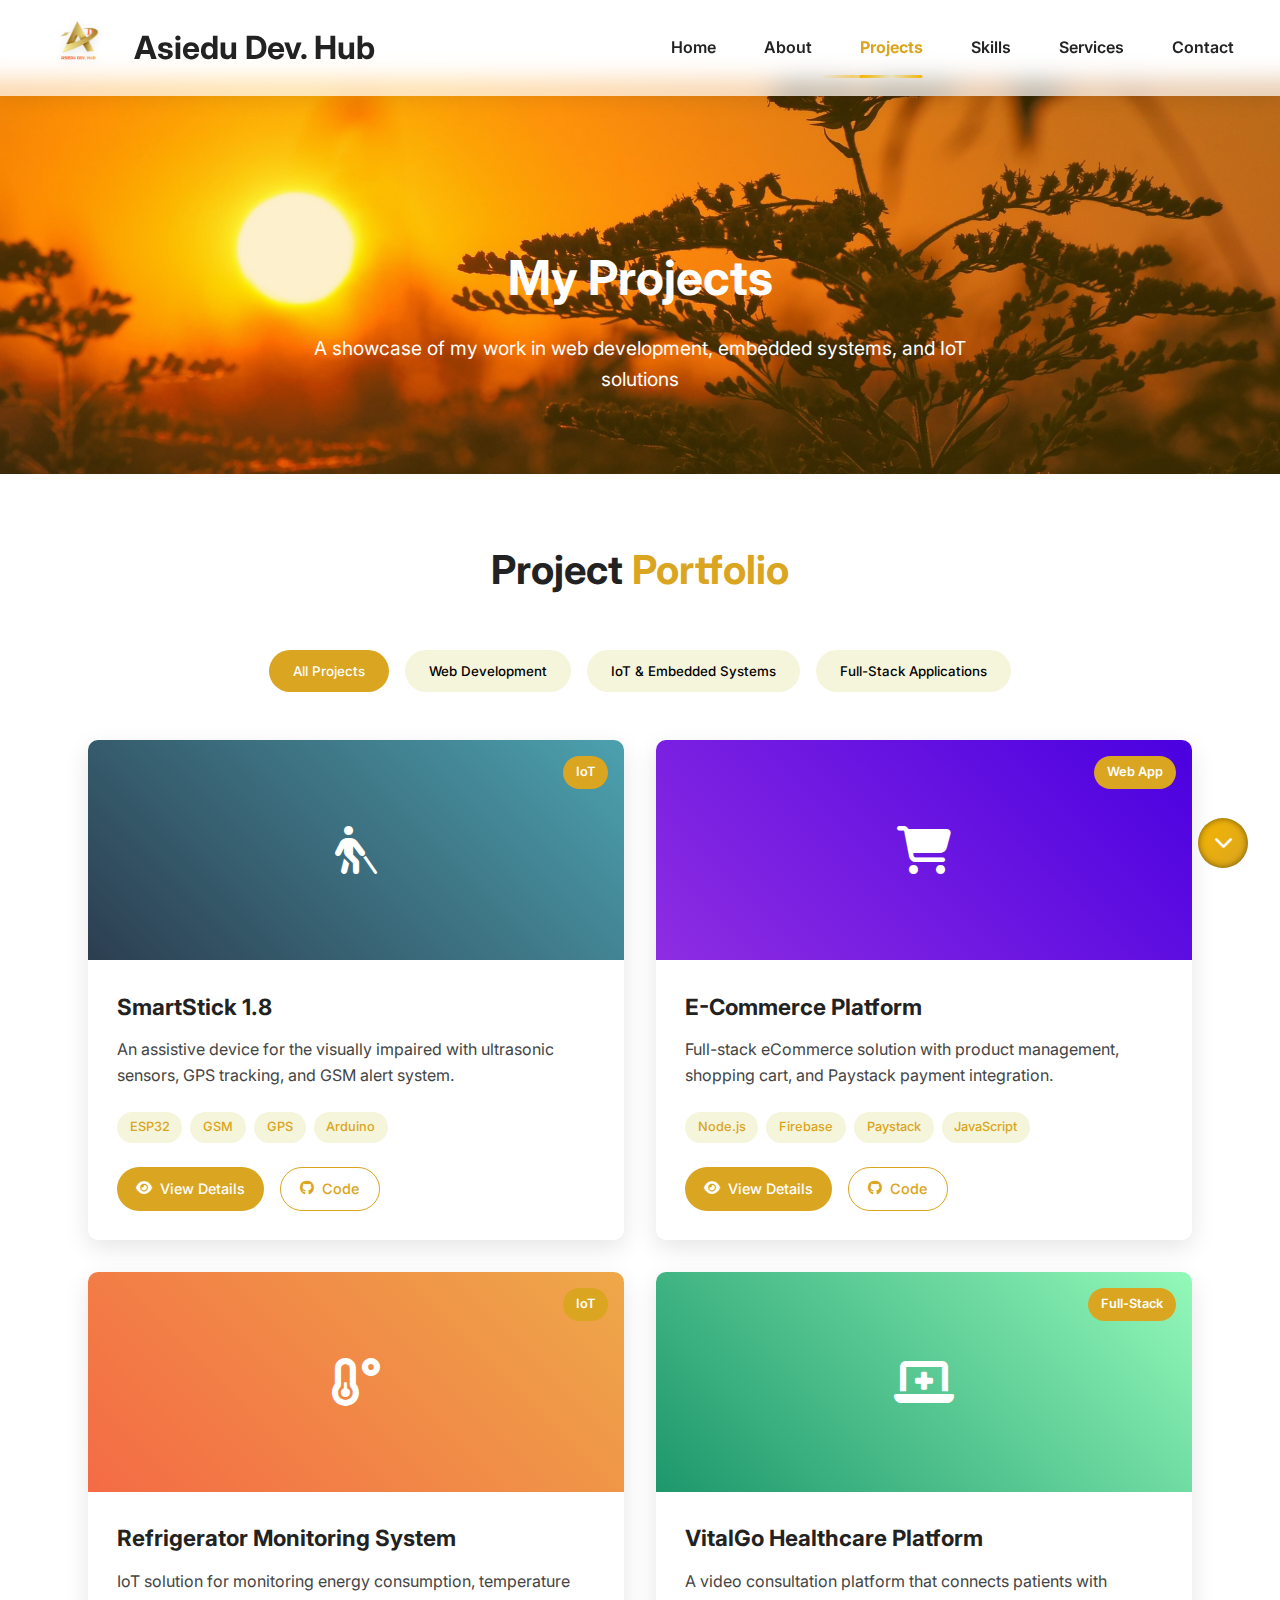
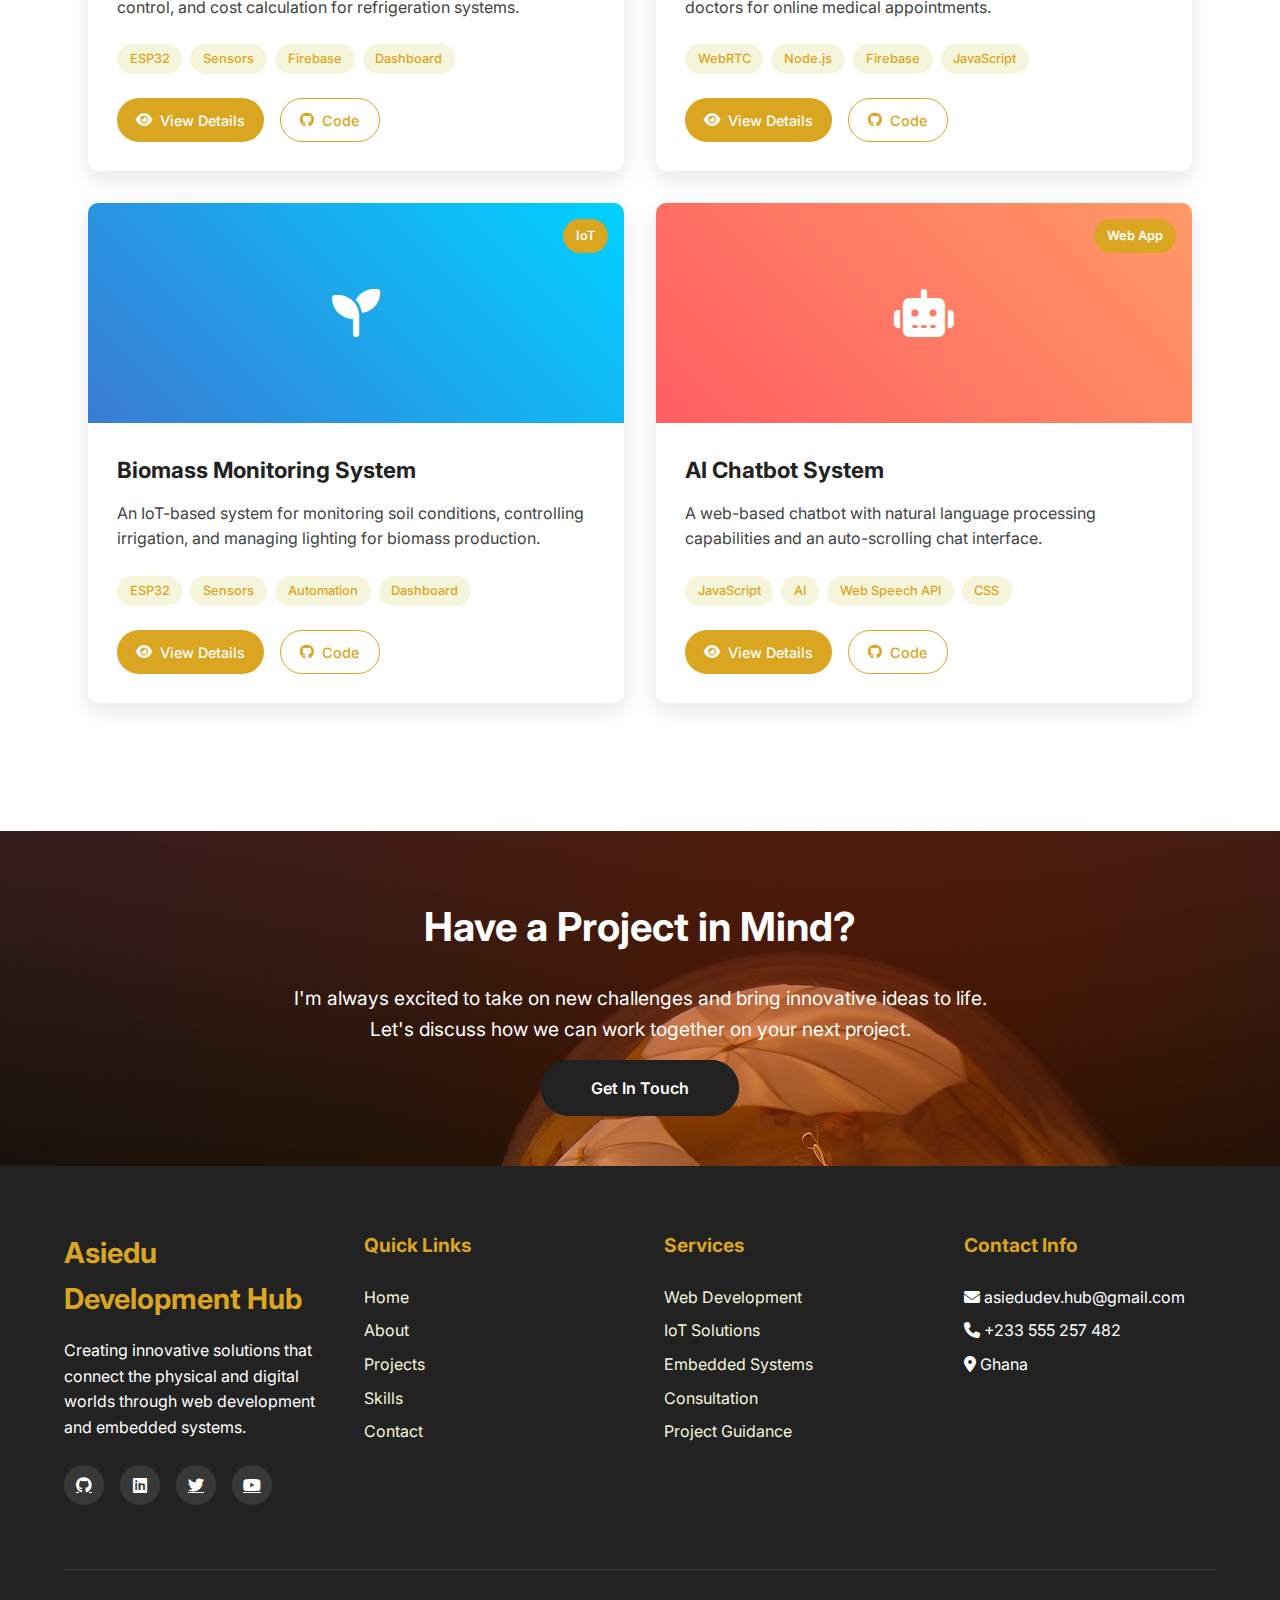
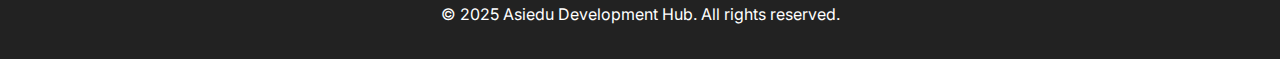
<file: projects.html>
<!DOCTYPE html>
<html lang="en">
<head>
  <meta charset="UTF-8">
  <meta name="viewport" content="width=device-width, initial-scale=1.0">
  <title>Asiedu Development Hub - Home</title>
  <link rel="stylesheet" href="https://cdnjs.cloudflare.com/ajax/libs/font-awesome/6.4.0/css/all.min.css">
  <link href="https://fonts.googleapis.com/css2?family=Inter:wght@300;400;500;600;700&display=swap" rel="stylesheet">
  <link rel="stylesheet" href="css/main.css">
</head>
<body>
  <div id="header-container"></div>
  
  <main>
    <section class="page-header">
        <h1>My Projects</h1>
        <p>A showcase of my work in web development, embedded systems, and IoT solutions</p>
    </section>

    <!-- Projects Content -->
    <section class="projects-content">
        <div class="container">
            <h2 class="section-title">Project <span>Portfolio</span></h2>
            
            <!-- Project Filters -->
            <div class="project-filters">
                <button class="filter-btn active" data-filter="all">All Projects</button>
                <button class="filter-btn" data-filter="web">Web Development</button>
                <button class="filter-btn" data-filter="iot">IoT & Embedded Systems</button>
                <button class="filter-btn" data-filter="fullstack">Full-Stack Applications</button>
            </div>
            
            <!-- Projects Grid -->
            <div class="projects-grid">
                <!-- Project 1 -->
                <div class="project-card" data-category="iot">
                    <div class="project-image">
                        <div style="background: linear-gradient(45deg, #2c3e50, #4ca1af); height: 100%; display: flex; align-items: center; justify-content: center; color: white; font-size: 3rem;">
                            <i class="fas fa-blind"></i>
                        </div>
                        <div class="project-category">IoT</div>
                    </div>
                    <div class="project-content">
                        <h3>SmartStick 1.8</h3>
                        <p>An assistive device for the visually impaired with ultrasonic sensors, GPS tracking, and GSM alert system.</p>
                        <div class="project-tags">
                            <span class="project-tag">ESP32</span>
                            <span class="project-tag">GSM</span>
                            <span class="project-tag">GPS</span>
                            <span class="project-tag">Arduino</span>
                        </div>
                        <div class="project-links">
                            <a href="#" class="project-link view-details" data-project="1">
                                <i class="fas fa-eye"></i> View Details
                            </a>
                            <a href="https://github.com/AsieduDevelopmentHub/SmartStick" class="project-link outline" target="_blank">
                                <i class="fab fa-github"></i> Code
                            </a>
                        </div>
                    </div>
                </div>
                
                <!-- Project 2 -->
                <div class="project-card" data-category="web">
                    <div class="project-image">
                        <div style="background: linear-gradient(45deg, #8e2de2, #4a00e0); height: 100%; display: flex; align-items: center; justify-content: center; color: white; font-size: 3rem;">
                            <i class="fas fa-shopping-cart"></i>
                        </div>
                        <div class="project-category">Web App</div>
                    </div>
                    <div class="project-content">
                        <h3>E-Commerce Platform</h3>
                        <p>Full-stack eCommerce solution with product management, shopping cart, and Paystack payment integration.</p>
                        <div class="project-tags">
                            <span class="project-tag">Node.js</span>
                            <span class="project-tag">Firebase</span>
                            <span class="project-tag">Paystack</span>
                            <span class="project-tag">JavaScript</span>
                        </div>
                        <div class="project-links">
                            <a href="#" class="project-link view-details" data-project="2">
                                <i class="fas fa-eye"></i> View Details
                            </a>
                            <a href="https://github.com/AsieduDevelopmentHub/KofKaN Technologies" class="project-link outline" target="_blank">
                                <i class="fab fa-github"></i> Code
                            </a>
                        </div>
                    </div>
                </div>
                
                <!-- Project 3 -->
                <div class="project-card" data-category="iot">
                    <div class="project-image">
                        <div style="background: linear-gradient(45deg, #f46b45, #eea849); height: 100%; display: flex; align-items: center; justify-content: center; color: white; font-size: 3rem;">
                            <i class="fas fa-temperature-low"></i>
                        </div>
                        <div class="project-category">IoT</div>
                    </div>
                    <div class="project-content">
                        <h3>Refrigerator Monitoring System</h3>
                        <p>IoT solution for monitoring energy consumption, temperature control, and cost calculation for refrigeration systems.</p>
                        <div class="project-tags">
                            <span class="project-tag">ESP32</span>
                            <span class="project-tag">Sensors</span>
                            <span class="project-tag">Firebase</span>
                            <span class="project-tag">Dashboard</span>
                        </div>
                        <div class="project-links">
                            <a href="#" class="project-link view-details" data-project="3">
                                <i class="fas fa-eye"></i> View Details
                            </a>
                            <a href="https://github.com/AsieduDevelopmentHub/Refrigerator-Monitor" class="project-link outline" target="_blank">
                                <i class="fab fa-github"></i> Code
                            </a>
                        </div>
                    </div>
                </div>
                
                <!-- Project 4 -->
                <div class="project-card" data-category="fullstack">
                    <div class="project-image">
                        <div style="background: linear-gradient(45deg, #1d976c, #93f9b9); height: 100%; display: flex; align-items: center; justify-content: center; color: white; font-size: 3rem;">
                            <i class="fas fa-laptop-medical"></i>
                        </div>
                        <div class="project-category">Full-Stack</div>
                    </div>
                    <div class="project-content">
                        <h3>VitalGo Healthcare Platform</h3>
                        <p>A video consultation platform that connects patients with doctors for online medical appointments.</p>
                        <div class="project-tags">
                            <span class="project-tag">WebRTC</span>
                            <span class="project-tag">Node.js</span>
                            <span class="project-tag">Firebase</span>
                            <span class="project-tag">JavaScript</span>
                        </div>
                        <div class="project-links">
                            <a href="#" class="project-link view-details" data-project="4">
                                <i class="fas fa-eye"></i> View Details
                            </a>
                            <a href="https://github.com/AsieduDevelopmentHub/Vital-Go" class="project-link outline" target="_blank">
                                <i class="fab fa-github"></i> Code
                            </a>
                        </div>
                    </div>
                </div>
                
                <!-- Project 5 -->
                <div class="project-card" data-category="iot">
                    <div class="project-image">
                        <div style="background: linear-gradient(45deg, #3a7bd5, #00d2ff); height: 100%; display: flex; align-items: center; justify-content: center; color: white; font-size: 3rem;">
                            <i class="fas fa-seedling"></i>
                        </div>
                        <div class="project-category">IoT</div>
                    </div>
                    <div class="project-content">
                        <h3>Biomass Monitoring System</h3>
                        <p>An IoT-based system for monitoring soil conditions, controlling irrigation, and managing lighting for biomass production.</p>
                        <div class="project-tags">
                            <span class="project-tag">ESP32</span>
                            <span class="project-tag">Sensors</span>
                            <span class="project-tag">Automation</span>
                            <span class="project-tag">Dashboard</span>
                        </div>
                        <div class="project-links">
                            <a href="#" class="project-link view-details" data-project="5">
                                <i class="fas fa-eye"></i> View Details
                            </a>
                            <a href="https://github.com/AsieduDevelopmentHub/Biomass-Monitor" class="project-link outline" target="_blank">
                                <i class="fab fa-github"></i> Code
                            </a>
                        </div>
                    </div>
                </div>
                
                <!-- Project 6 -->
                <div class="project-card" data-category="web">
                    <div class="project-image">
                        <div style="background: linear-gradient(45deg, #ff5e62, #ff9966); height: 100%; display: flex; align-items: center; justify-content: center; color: white; font-size: 3rem;">
                            <i class="fas fa-robot"></i>
                        </div>
                        <div class="project-category">Web App</div>
                    </div>
                    <div class="project-content">
                        <h3>AI Chatbot System</h3>
                        <p>A web-based chatbot with natural language processing capabilities and an auto-scrolling chat interface.</p>
                        <div class="project-tags">
                            <span class="project-tag">JavaScript</span>
                            <span class="project-tag">AI</span>
                            <span class="project-tag">Web Speech API</span>
                            <span class="project-tag">CSS</span>
                        </div>
                        <div class="project-links">
                            <a href="#" class="project-link view-details" data-project="6">
                                <i class="fas fa-eye"></i> View Details
                            </a>
                            <a href="https://github.com/AsieduDevelopmentHub/AI-Chatbot" class="project-link outline" target="_blank">
                                <i class="fab fa-github"></i> Code
                            </a>
                        </div>
                    </div>
                </div>
            </div>
        </div>
    </section>

    <!-- Project Modals -->
    <!-- Modal 1: SmartStick -->
    <div class="modal" id="modal-1">
        <div class="modal-content">
            <div class="close-modal">&times;</div>
            <div class="modal-image">
                <div style="background: linear-gradient(45deg, #2c3e50, #4ca1af); height: 100%; display: flex; align-items: center; justify-content: center; color: white; font-size: 5rem;">
                    <i class="fas fa-blind"></i>
                </div>
            </div>
            <div class="modal-body">
                <h2>SmartStick 1.8</h2>
                <p>An innovative assistive device designed to enhance mobility and safety for the visually impaired. This smart walking stick incorporates cutting-edge technology to detect obstacles, provide navigation assistance, and send emergency alerts.</p>
                
                <h3>Project Overview</h3>
                <p>The SmartStick 1.8 was developed to address the challenges faced by visually impaired individuals in navigating their environment independently. The device uses ultrasonic sensors to detect obstacles at different heights and provides haptic feedback to the user.</p>
                
                <h3>Key Features</h3>
                <div class="modal-features">
                    <ul>
                        <li>Obstacle detection using ultrasonic sensors</li>
                        <li>GPS tracking for location monitoring</li>
                        <li>GSM module for emergency alerts to predefined contacts</li>
                        <li>Haptic feedback system for intuitive user interaction</li>
                        <li>Long-lasting battery with power management system</li>
                        <li>Water-resistant design for all-weather use</li>
                    </ul>
                </div>
                
                <h3>Technologies Used</h3>
                <div class="modal-tech">
                    <span>ESP32 Microcontroller</span>
                    <span>Arduino C++</span>
                    <span>Ultrasonic Sensors</span>
                    <span>SIM800L GSM Module</span>
                    <span>NEO-6M GPS Module</span>
                    <span>Lithium-ion Battery</span>
                </div>
                
                <div class="modal-links">
                    <a href="https://github.com/AsieduDevelopmentHub/SmartStick" class="project-link" target="_blank">
                        <i class="fab fa-github"></i> View Source Code
                    </a>
                    <a href="#" class="project-link outline">
                        <i class="fas fa-video"></i> Watch Demo
                    </a>
                </div>
            </div>
        </div>
    </div>

    <!-- Additional modals for other projects would follow the same structure as above -->
     <div class="modal" id="modal-2">
        <div class="modal-content">
            <div class="close-modal">&times;</div>
            <div class="modal-image">
                <div style="background: linear-gradient(45deg, #8e2de2, #4a00e0); height: 100%; display: flex; align-items: center; justify-content: center; color: white; font-size: 5rem;">
                    <i class="fas fa-shopping-cart"></i>
                </div>
            </div>
            <div class="modal-body">
                <h2>E-Commerce Platform</h2>
                <p>A comprehensive full-stack eCommerce platform designed to provide a seamless shopping experience for users. The platform features product management, a shopping cart, and secure payment integration using Paystack.</p>
                
                <h3>Project Overview</h3>
                <p>This eCommerce platform was developed to facilitate online shopping with an intuitive user interface and robust backend functionality. It allows users to browse products, add items to their cart, and complete purchases securely.</p>
                
                <h3>Key Features</h3>
                <div class="modal-features">
                    <ul>
                        <li>User authentication and profile management</li>
                        <li>Product catalog with search and filter options</li>
                        <li>Shopping cart functionality with real-time updates</li>
                        <li>Secure payment processing via Paystack API</li>
                        <li>Order history and tracking for users</li>
                        <li>Admin dashboard for managing products and orders</li>
                    </ul>
                </div>
                
                <h3>Technologies Used</h3>
                <div class="modal-tech">
                    <span>Node.js</span>
                    <span>Express.js</span>
                    <span>Firebase</span>
                    <span>JavaScript</span>
                    <span>HTML & CSS</span>
                    <span>Paystack API</span>
                </div>
                <div class="modal-links">
                    <a href="https://github.com/AsieduDevelopmentHub/KofKaN-Technologies/tree/shop/" class="project-link" target="_blank">
                        <i class="fab fa-github"></i> View Source Code
                    </a>
                    <a href="#" class="project-link outline">
                        <i class="fas fa-video"></i> Watch Demo
                    </a>
                </div>
            </div>
          </div>
     </div>

     <div class="modal" id="modal-3">
        <div class="modal-content">
            <div class="close-modal">&times;</div>
            <div class="modal-image">
                <div style="background: linear-gradient(45deg, #f46b45, #eea849); height: 100%; display: flex; align-items: center; justify-content: center; color: white; font-size: 5rem;">
                    <i class="fas fa-temperature-low"></i>
                </div>
            </div>
            <div class="modal-body">
                <h2>Refrigerator Monitoring System</h2>
                <p>An IoT-based monitoring system designed to track and manage the performance of refrigeration units. The system provides real-time data on temperature, energy consumption, and operational status through a user-friendly dashboard.</p>
                
                <h3>Project Overview</h3>
                <p>This project aims to enhance the efficiency and reliability of refrigeration systems by providing continuous monitoring and alerts for any anomalies. It helps in reducing energy costs and preventing equipment failures.</p>
                
                <h3>Key Features</h3>
                <div class="modal-features">
                    <ul>
                        <li>Real-time temperature monitoring with alerts</li>
                        <li>Energy consumption tracking and reporting</li>
                        <li>Remote access to data via a web dashboard</li>
                        <li>Automated notifications for maintenance needs</li>
                        <li>Data logging for performance analysis</li>
                        <li>Easy installation with wireless connectivity</li>
                    </ul>
                </div>
                
                <h3>Technologies Used</h3>
                <div class="modal-tech">
                    <span>ESP32 Microcontroller</span>
                    <span>Temperature & Humidity Sensors</span>
                    <span>Firebase</span>
                    <span>JavaScript</span>
                    <span>HTML & CSS</span>
                    <span>IoT Dashboard</span>
                </div>
                <div class="modal-links">
                    <a href="https://github.com/AsieduDevelopmentHub/student/tree/main/FridgeMonitoringSystem" class="project-link" target="_blank">
                        <i class="fab fa-github"></i> View Source Code
                    </a>
                    <a href="#" class="project-link outline">
                        <i class="fas fa-video"></i> Watch Demo
                    </a>
                </div>
              </div>  
          </div>
     </div>
         <!-- Modal 4: VitalGo Healthcare Platform -->
    <div class="modal" id="modal-4">
        <div class="modal-content">
            <div class="close-modal">&times;</div>
            <div class="modal-image">
                <div style="background: linear-gradient(45deg, #1d976c, #93f9b9); height: 100%; display: flex; align-items: center; justify-content: center; color: white; font-size: 5rem;">
                    <i class="fas fa-laptop-medical"></i>
                </div>
            </div>
            <div class="modal-body">
                <h2>VitalGo Healthcare Platform</h2>
                <p>A comprehensive telemedicine solution that connects patients with healthcare professionals through secure video consultations, appointment scheduling, and medical record management.</p>
                
                <h3>Project Overview</h3>
                <p>VitalGo was designed to make healthcare more accessible, especially in remote areas. The platform enables patients to consult with doctors online, book appointments, and manage their health records securely.</p>
                
                <h3>Key Features</h3>
                <div class="modal-features">
                    <ul>
                        <li>Secure video consultations using WebRTC technology</li>
                        <li>Appointment scheduling and management system</li>
                        <li>Patient medical records with secure access controls</li>
                        <li>Prescription management and digital prescriptions</li>
                        <li>Multi-platform support (web, mobile-responsive)</li>
                        <li>Secure payment integration for consultations</li>
                    </ul>
                </div>
                
                <h3>Technologies Used</h3>
                <div class="modal-tech">
                    <span>Node.js</span>
                    <span>Express.js</span>
                    <span>WebRTC</span>
                    <span>Firebase</span>
                    <span>JavaScript</span>
                    <span>HTML/CSS</span>
                    <span>Paystack API</span>
                </div>
                
                <div class="modal-links">
                    <a href="https://github.com/AsieduDevelopmentHub/Vital-Go" class="project-link" target="_blank">
                        <i class="fab fa-github"></i> View Source Code
                    </a>
                    <a href="#" class="project-link outline">
                        <i class="fas fa-video"></i> Watch Demo
                    </a>
                </div>
            </div>
        </div>
    </div>

    <!-- Modal 5: Biomass Monitoring System -->
    <div class="modal" id="modal-5">
        <div class="modal-content">
            <div class="close-modal">&times;</div>
            <div class="modal-image">
                <div style="background: linear-gradient(45deg, #3a7bd5, #00d2ff); height: 100%; display: flex; align-items: center; justify-content: center; color: white; font-size: 5rem;">
                    <i class="fas fa-seedling"></i>
                </div>
            </div>
            <div class="modal-body">
                <h2>Biomass Monitoring System</h2>
                <p>An IoT-based agricultural monitoring system that tracks soil conditions, controls irrigation, and manages lighting for optimal biomass production in controlled environments.</p>
                
                <h3>Project Overview</h3>
                <p>This system was developed to help farmers and agricultural researchers monitor and optimize growing conditions for biomass production. It automates irrigation and lighting based on real-time sensor data.</p>
                
                <h3>Key Features</h3>
                <div class="modal-features">
                    <ul>
                        <li>Real-time monitoring of soil moisture, temperature, and pH levels</li>
                        <li>Automated irrigation control based on soil conditions</li>
                        <li>Smart lighting system with adjustable intensity and duration</li>
                        <li>Remote monitoring and control via web dashboard</li>
                        <li>Data logging and analytics for growth optimization</li>
                        <li>Energy-efficient design with solar power option</li>
                    </ul>
                </div>
                
                <h3>Technologies Used</h3>
                <div class="modal-tech">
                    <span>ESP32</span>
                    <span>Arduino C++</span>
                    <span>Soil Moisture Sensors</span>
                    <span>Temperature Sensors</span>
                    <span>pH Sensors</span>
                    <span>Relay Modules</span>
                    <span>Firebase Realtime Database</span>
                    <span>Web Dashboard</span>
                </div>
                
                <div class="modal-links">
                    <a href="https://github.com/AsieduDevelopmentHub/Biomass-Monitor" class="project-link" target="_blank">
                        <i class="fab fa-github"></i> View Source Code
                    </a>
                    <a href="#" class="project-link outline">
                        <i class="fas fa-video"></i> Watch Demo
                    </a>
                </div>
            </div>
        </div>
    </div>

    <!-- Modal 6: AI Chatbot System -->
    <div class="modal" id="modal-6">
        <div class="modal-content">
            <div class="close-modal">&times;</div>
            <div class="modal-image">
                <div style="background: linear-gradient(45deg, #ff5e62, #ff9966); height: 100%; display: flex; align-items: center; justify-content: center; color: white; font-size: 5rem;">
                    <i class="fas fa-robot"></i>
                </div>
            </div>
            <div class="modal-body">
                <h2>AI Chatbot System</h2>
                <p>An intelligent web-based chatbot with natural language processing capabilities, designed to provide responsive and contextual conversations with users.</p>
                
                <h3>Project Overview</h3>
                <p>This AI chatbot was created to demonstrate the integration of natural language processing in web applications. It can understand user queries, provide relevant responses, and learn from interactions.</p>
                
                <h3>Key Features</h3>
                <div class="modal-features">
                    <ul>
                        <li>Natural language processing for understanding user queries</li>
                        <li>Contextual conversation management</li>
                        <li>Voice input and output using Web Speech API</li>
                        <li>Auto-scrolling chat interface with message history</li>
                        <li>Customizable responses and conversation flows</li>
                        <li>Learning capability to improve responses over time</li>
                    </ul>
                </div>
                
                <h3>Technologies Used</h3>
                <div class="modal-tech">
                    <span>JavaScript</span>
                    <span>Natural Language Processing</span>
                    <span>Web Speech API</span>
                    <span>HTML5/CSS3</span>
                    <span>Node.js</span>
                    <span>Firebase</span>
                    <span>Machine Learning Concepts</span>
                </div>
                
                <div class="modal-links">
                    <a href="https://github.com/AsieduDevelopmentHub/AI-Chatbot" class="project-link" target="_blank">
                        <i class="fab fa-github"></i> View Source Code
                    </a>
                    <a href="#" class="project-link outline">
                        <i class="fas fa-video"></i> Watch Demo
                    </a>
                </div>
            </div>
        </div>
    </div>

    <!-- CTA Section -->
    <section class="contact-cta">
        <h2>Have a Project in Mind?</h2>
        <p>I'm always excited to take on new challenges and bring innovative ideas to life. Let's discuss how we can work together on your next project.</p>
        <a href="contact.html" class="cta-btn">Get In Touch</a>
    </section>
  </main>
  
  <div id="footer-container"></div>
  
  <script src="js/components/headerFooter.js"></script>
  <script src="js/components/projects.js"></script>
  <script src="js/components/animation.js"></script>
  <script src="js/main.js"></script>
</body>
</html>
</file>
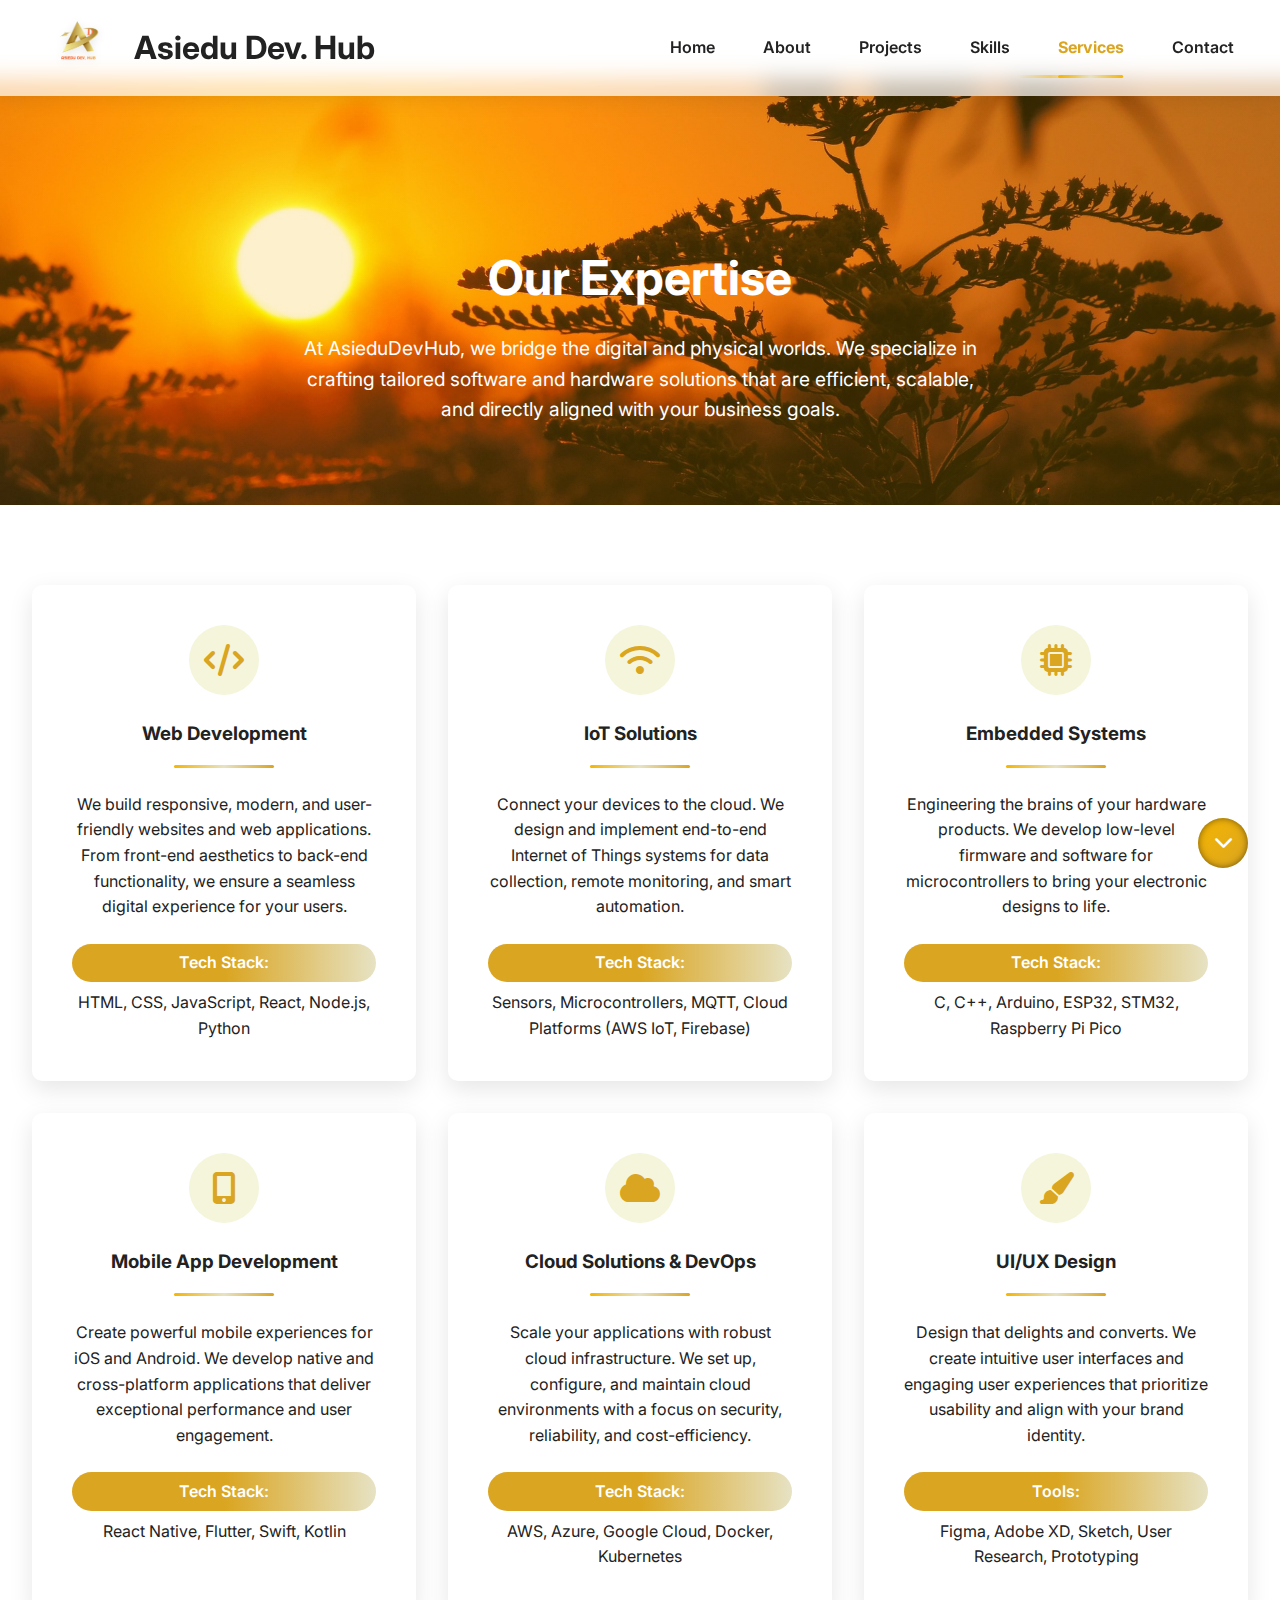
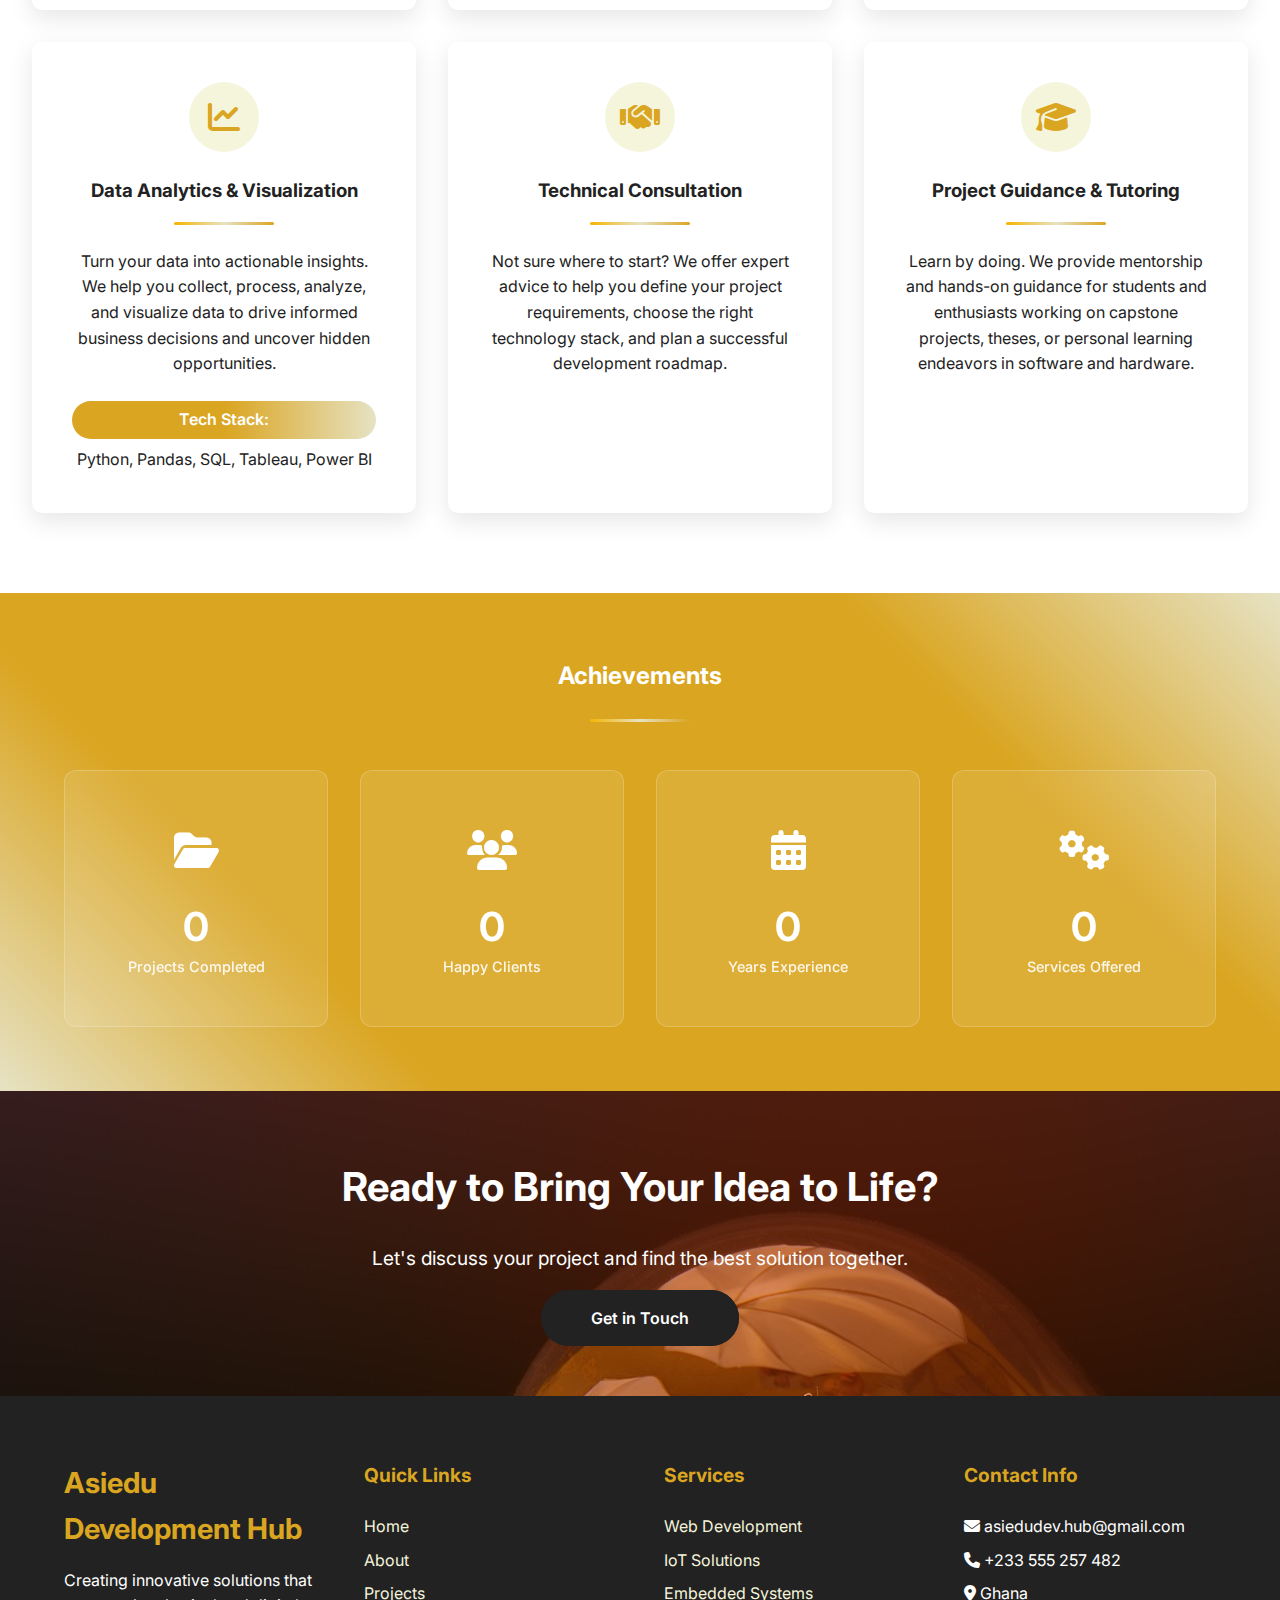
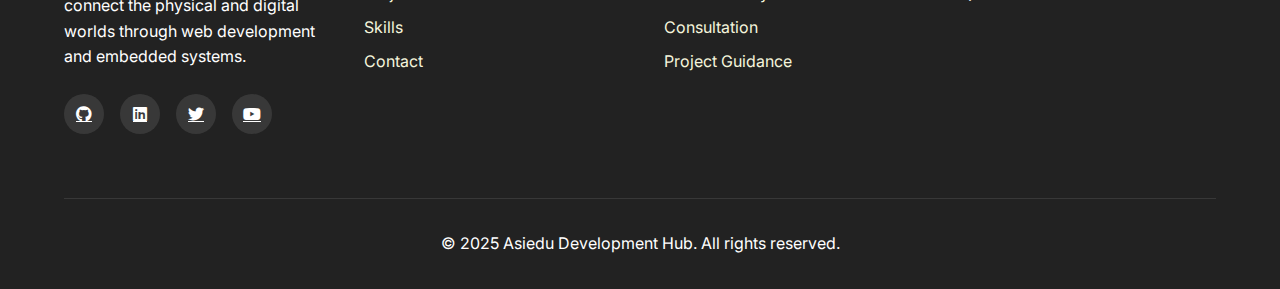
<file: services.html>
<!DOCTYPE html>
<html lang="en">
<head>
  <meta charset="UTF-8">
  <meta name="viewport" content="width=device-width, initial-scale=1.0">
  <title>Asiedu Development Hub - Services</title>
  <link rel="stylesheet" href="https://cdnjs.cloudflare.com/ajax/libs/font-awesome/6.4.0/css/all.min.css">
  <link href="https://fonts.googleapis.com/css2?family=Inter:wght@300;400;500;600;700&display=swap" rel="stylesheet">
  <link rel="stylesheet" href="css/main.css">
</head>
<body>
    <div id="header-container"></div>

    <main>
        <section class="page-header">
          <h1>Our Expertise</h1>
          <p>At AsieduDevHub, we bridge the digital and physical worlds. We specialize in crafting tailored software and hardware solutions that are efficient, scalable, and directly aligned with your business goals.</p>
        </section>

        <section class="services-grid">
          <!-- Service 1: Web Development -->
          <div id="web-development" class="service-card service-section">
            <div class="service-icon">
              <i class="fas fa-code"></i>
            </div>
            <h3>Web Development</h3>
            <div class="decorative-line"></div>
            <p>We build responsive, modern, and user-friendly websites and web applications. From front-end aesthetics to back-end functionality, we ensure a seamless digital experience for your users.</p>
            <div class="tech-stack">
              <p><strong>Tech Stack:</strong> HTML, CSS, JavaScript, React, Node.js, Python</p>
            </div>
          </div>

          <!-- Service 2: IoT Solutions -->
          <div id="iot-solutions" class="service-card service-section">
            <div class="service-icon">
              <i class="fas fa-wifi"></i>
            </div>
            <h3>IoT Solutions</h3>
            <div class="decorative-line"></div>
            <p>Connect your devices to the cloud. We design and implement end-to-end Internet of Things systems for data collection, remote monitoring, and smart automation.</p>
            <div class="tech-stack">
              <p><strong>Tech Stack:</strong> Sensors, Microcontrollers, MQTT, Cloud Platforms (AWS IoT, Firebase)</p>
            </div>
          </div>

          <!-- Service 3: Embedded Systems -->
          <div id="embedded-systems" class="service-card service-section">
            <div class="service-icon">
              <i class="fas fa-microchip"></i>
            </div>
            <h3>Embedded Systems</h3>
            <div class="decorative-line"></div>
            <p>Engineering the brains of your hardware products. We develop low-level firmware and software for microcontrollers to bring your electronic designs to life.</p>
            <div class="tech-stack">
              <p><strong>Tech Stack:</strong> C, C++, Arduino, ESP32, STM32, Raspberry Pi Pico</p>
            </div>
          </div>

          <!-- Service 4: Mobile App Development -->
          <div id="mobile-development" class="service-card service-section">
            <div class="service-icon">
              <i class="fas fa-mobile-alt"></i>
            </div>
            <h3>Mobile App Development</h3>
            <div class="decorative-line"></div>
            <p>Create powerful mobile experiences for iOS and Android. We develop native and cross-platform applications that deliver exceptional performance and user engagement.</p>
            <div class="tech-stack">
              <p><strong>Tech Stack:</strong> React Native, Flutter, Swift, Kotlin</p>
            </div>
          </div>

          <!-- Service 5: Cloud Solutions -->
          <div id="cloud-solutions" class="service-card service-section">
            <div class="service-icon">
              <i class="fas fa-cloud"></i>
            </div>
            <h3>Cloud Solutions & DevOps</h3>
            <div class="decorative-line"></div>
            <p>Scale your applications with robust cloud infrastructure. We set up, configure, and maintain cloud environments with a focus on security, reliability, and cost-efficiency.</p>
            <div class="tech-stack">
              <p><strong>Tech Stack:</strong> AWS, Azure, Google Cloud, Docker, Kubernetes</p>
            </div>
          </div>

          <!-- Service 6: UI/UX Design -->
          <div id="ui-ux-design" class="service-card service-section">
            <div class="service-icon">
              <i class="fas fa-paint-brush"></i>
            </div>
            <h3>UI/UX Design</h3>
            <div class="decorative-line"></div>
            <p>Design that delights and converts. We create intuitive user interfaces and engaging user experiences that prioritize usability and align with your brand identity.</p>
            <div class="tech-stack">
              <p><strong>Tools:</strong> Figma, Adobe XD, Sketch, User Research, Prototyping</p>
            </div>
          </div>

          <!-- Service 7: Data Analytics -->
          <div id="data-analytics" class="service-card service-section">
            <div class="service-icon">
              <i class="fas fa-chart-line"></i>
            </div>
            <h3>Data Analytics & Visualization</h3>
            <div class="decorative-line"></div>
            <p>Turn your data into actionable insights. We help you collect, process, analyze, and visualize data to drive informed business decisions and uncover hidden opportunities.</p>
            <div class="tech-stack">
              <p><strong>Tech Stack:</strong> Python, Pandas, SQL, Tableau, Power BI</p>
            </div>
          </div>

          <!-- Service 8: Consultation -->
          <div id="consultation" class="service-card service-section">
            <div class="service-icon">
              <i class="fas fa-handshake"></i>
            </div>
            <h3>Technical Consultation</h3>
            <div class="decorative-line"></div>
            <p>Not sure where to start? We offer expert advice to help you define your project requirements, choose the right technology stack, and plan a successful development roadmap.</p>
          </div>

          <!-- Service 9: Project Guidance -->
          <div id="project-guidance" class="service-card service-section">
            <div class="service-icon">
              <i class="fas fa-graduation-cap"></i>
            </div>
            <h3>Project Guidance & Tutoring</h3>
            <div class="decorative-line"></div>
            <p>Learn by doing. We provide mentorship and hands-on guidance for students and enthusiasts working on capstone projects, theses, or personal learning endeavors in software and hardware.</p>
          </div>
        </section>

        <section class="stats-section">
          <div class="container">
              <h2>Achievements</h2>
              <div class="decorative-line"></div>
              
              <div class="stats-grid">
                  <!-- Projects Completed -->
                  <div class="stat-card">
                      <div class="stat-icon">
                          <i class="fas fa-folder-open"></i>
                      </div>
                      <div class="stat-content">
                          <span class="stat-number" data-target="80">0</span>
                          <span class="stat-label">Projects Completed</span>
                      </div>
                  </div>

                  <!-- Happy Clients -->
                  <div class="stat-card">
                      <div class="stat-icon">
                          <i class="fas fa-users"></i>
                      </div>
                      <div class="stat-content">
                          <span class="stat-number" data-target="50">0</span>
                          <span class="stat-label">Happy Clients</span>
                      </div>
                  </div>

                  <!-- Years Experience -->
                  <div class="stat-card">
                      <div class="stat-icon">
                          <i class="fas fa-calendar-alt"></i>
                      </div>
                      <div class="stat-content">
                          <span class="stat-number" data-target="3">0</span>
                          <span class="stat-label">Years Experience</span>
                      </div>
                  </div>

                  <!-- Services Offered -->
                  <div class="stat-card">
                      <div class="stat-icon">
                          <i class="fas fa-cogs"></i>
                      </div>
                      <div class="stat-content">
                          <span class="stat-number" data-target="9">0</span>
                          <span class="stat-label">Services Offered</span>
                      </div>
                  </div>
              </div>
          </div>
      </section>

      <section class="contact-cta">
        <h2>Ready to Bring Your Idea to Life?</h2>
        <p>Let's discuss your project and find the best solution together.</p>
        <a href="contact.html" class="cta-btn">Get in Touch</a>
      </section>
    </main>
    <div id="footer-container"></div>

    <script src="js/components/headerFooter.js"></script>
    <script src="js/components/contact.js"></script>
    <script src="js/components/animation.js"></script>
    <script src="js/main.js"></script>
</body>
</html>
</file>
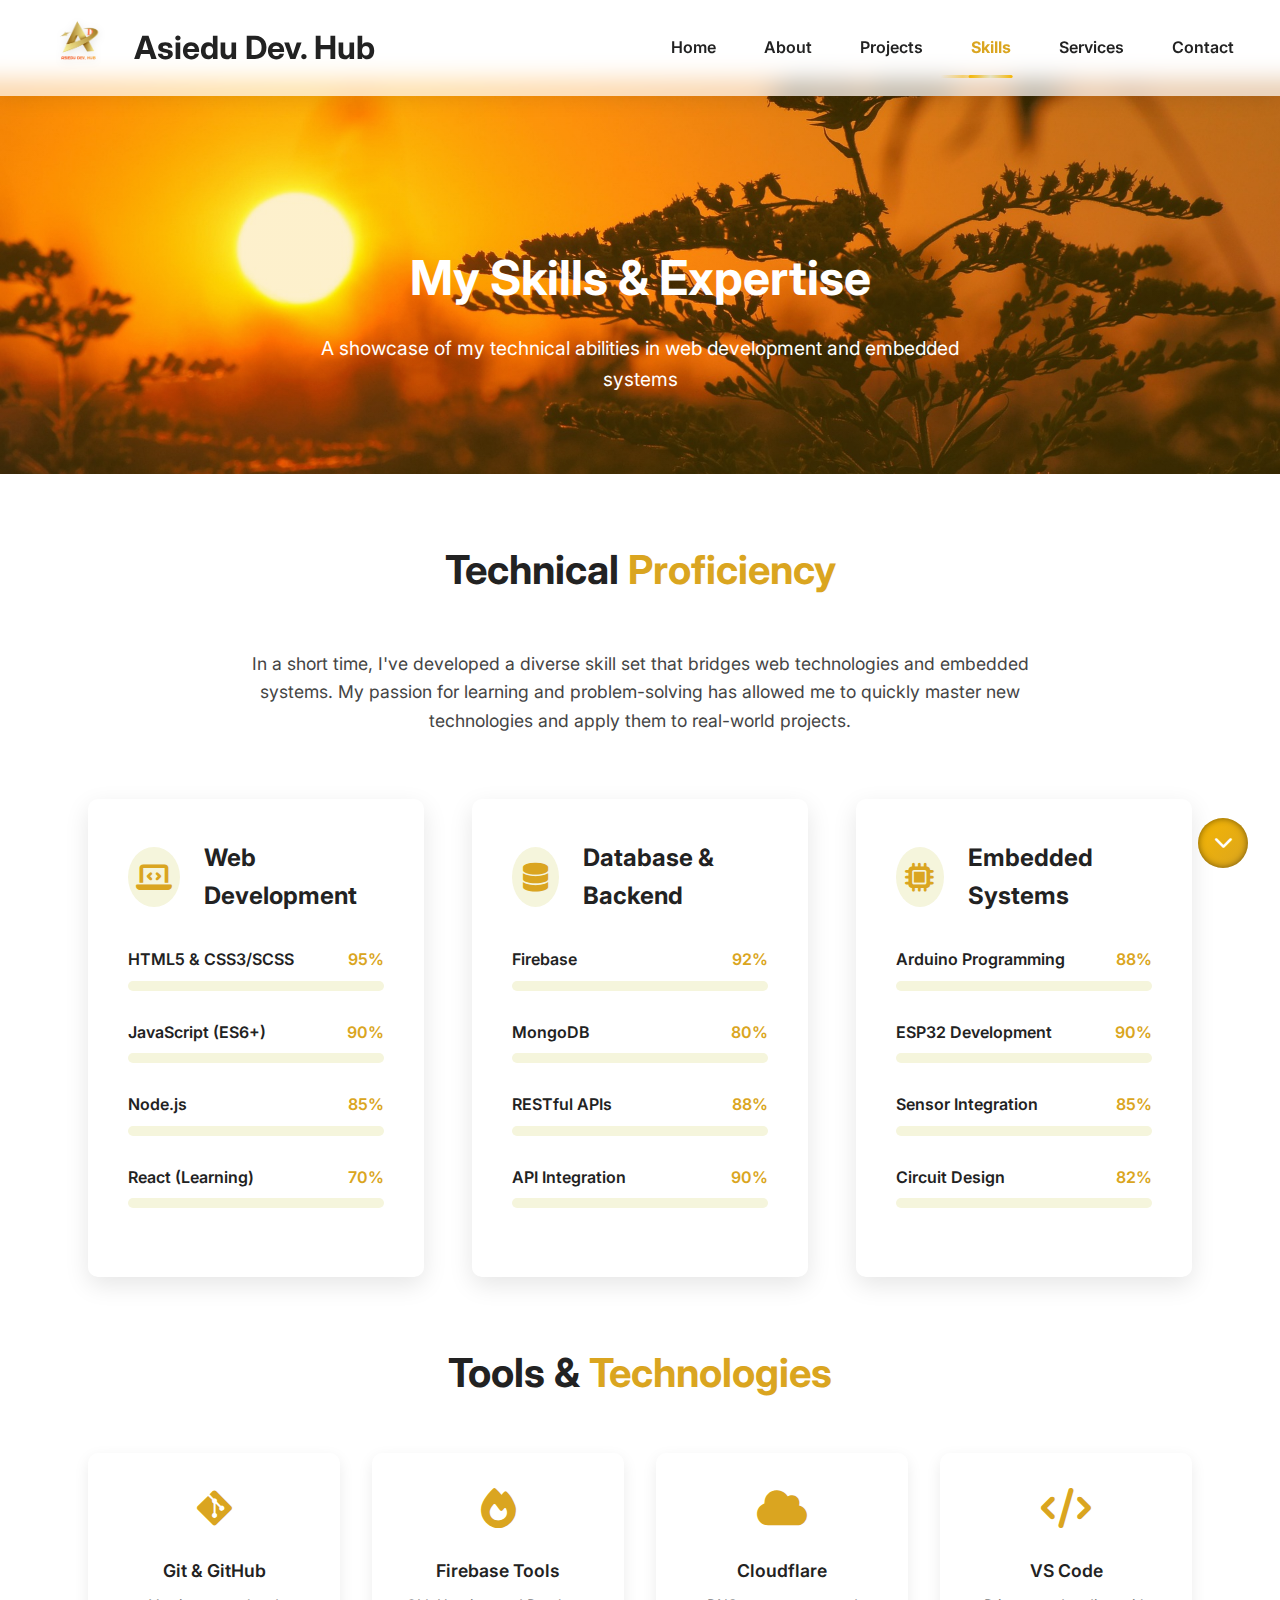
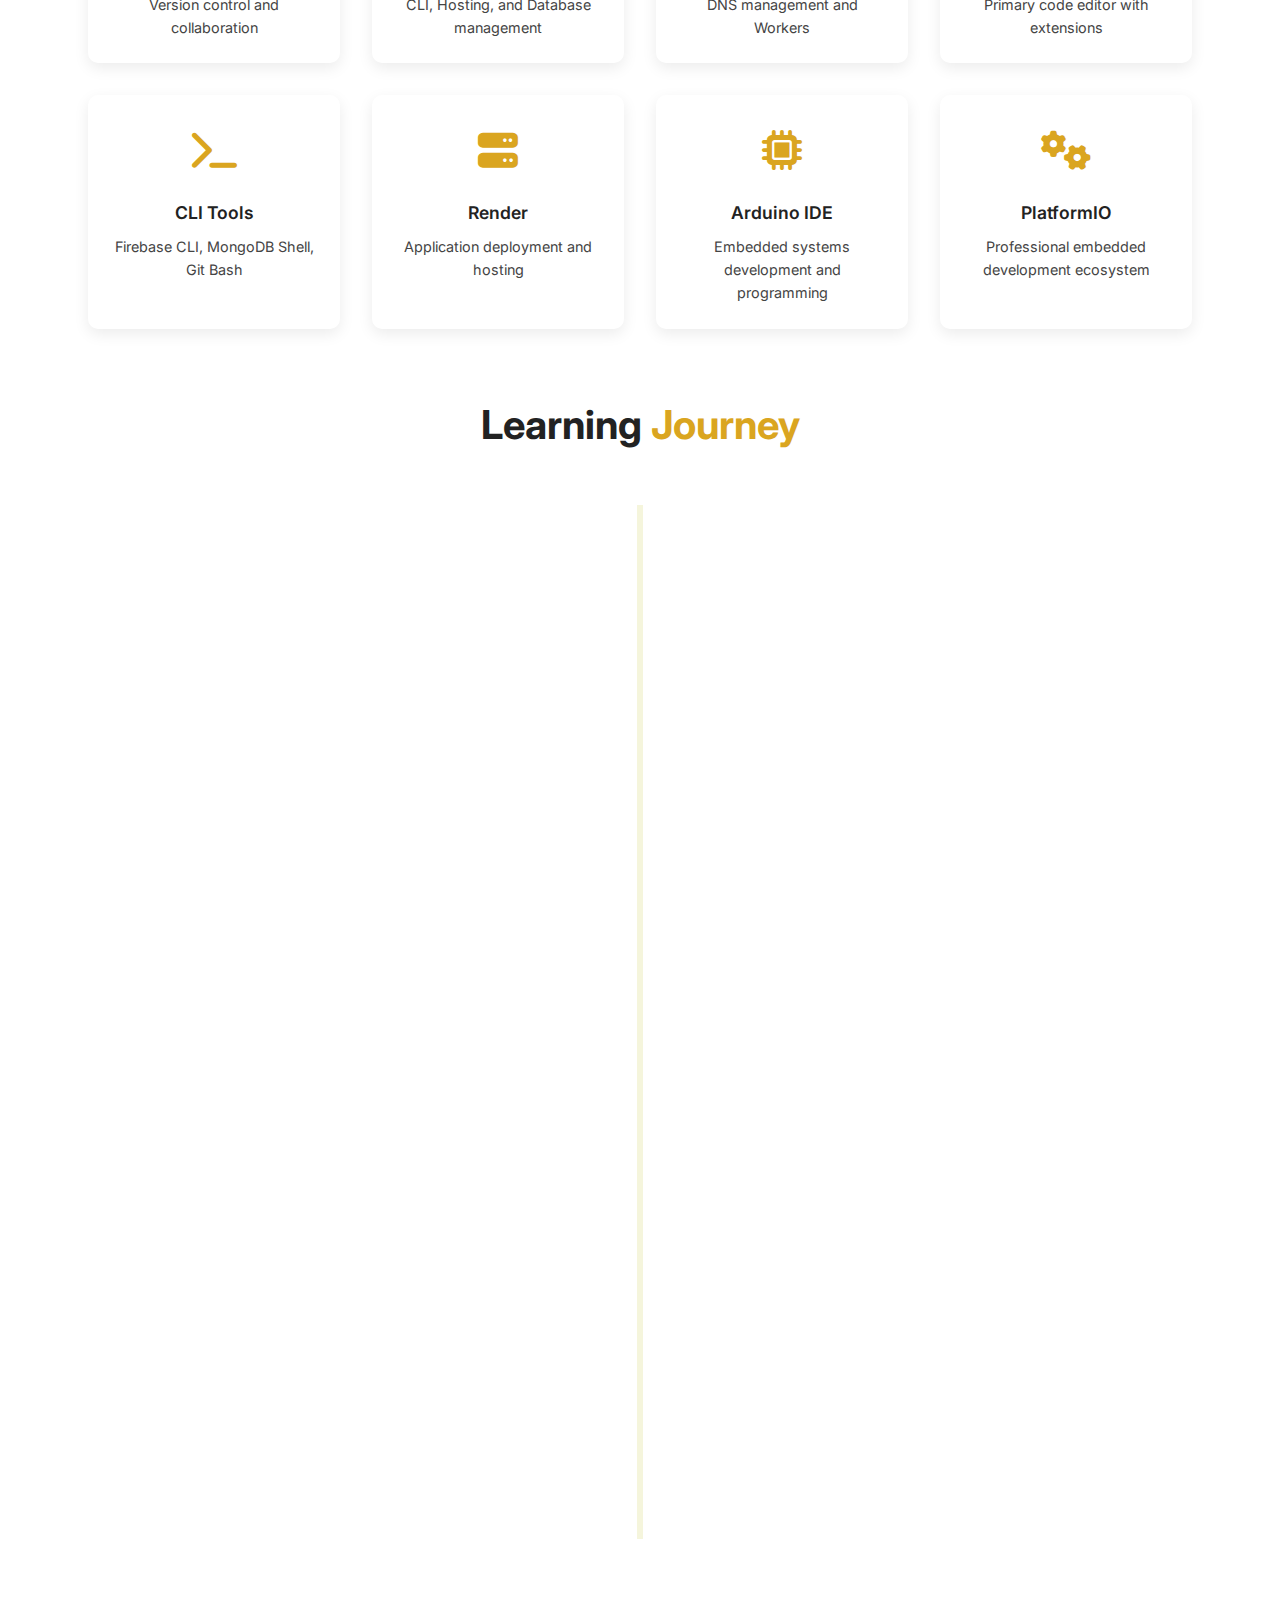
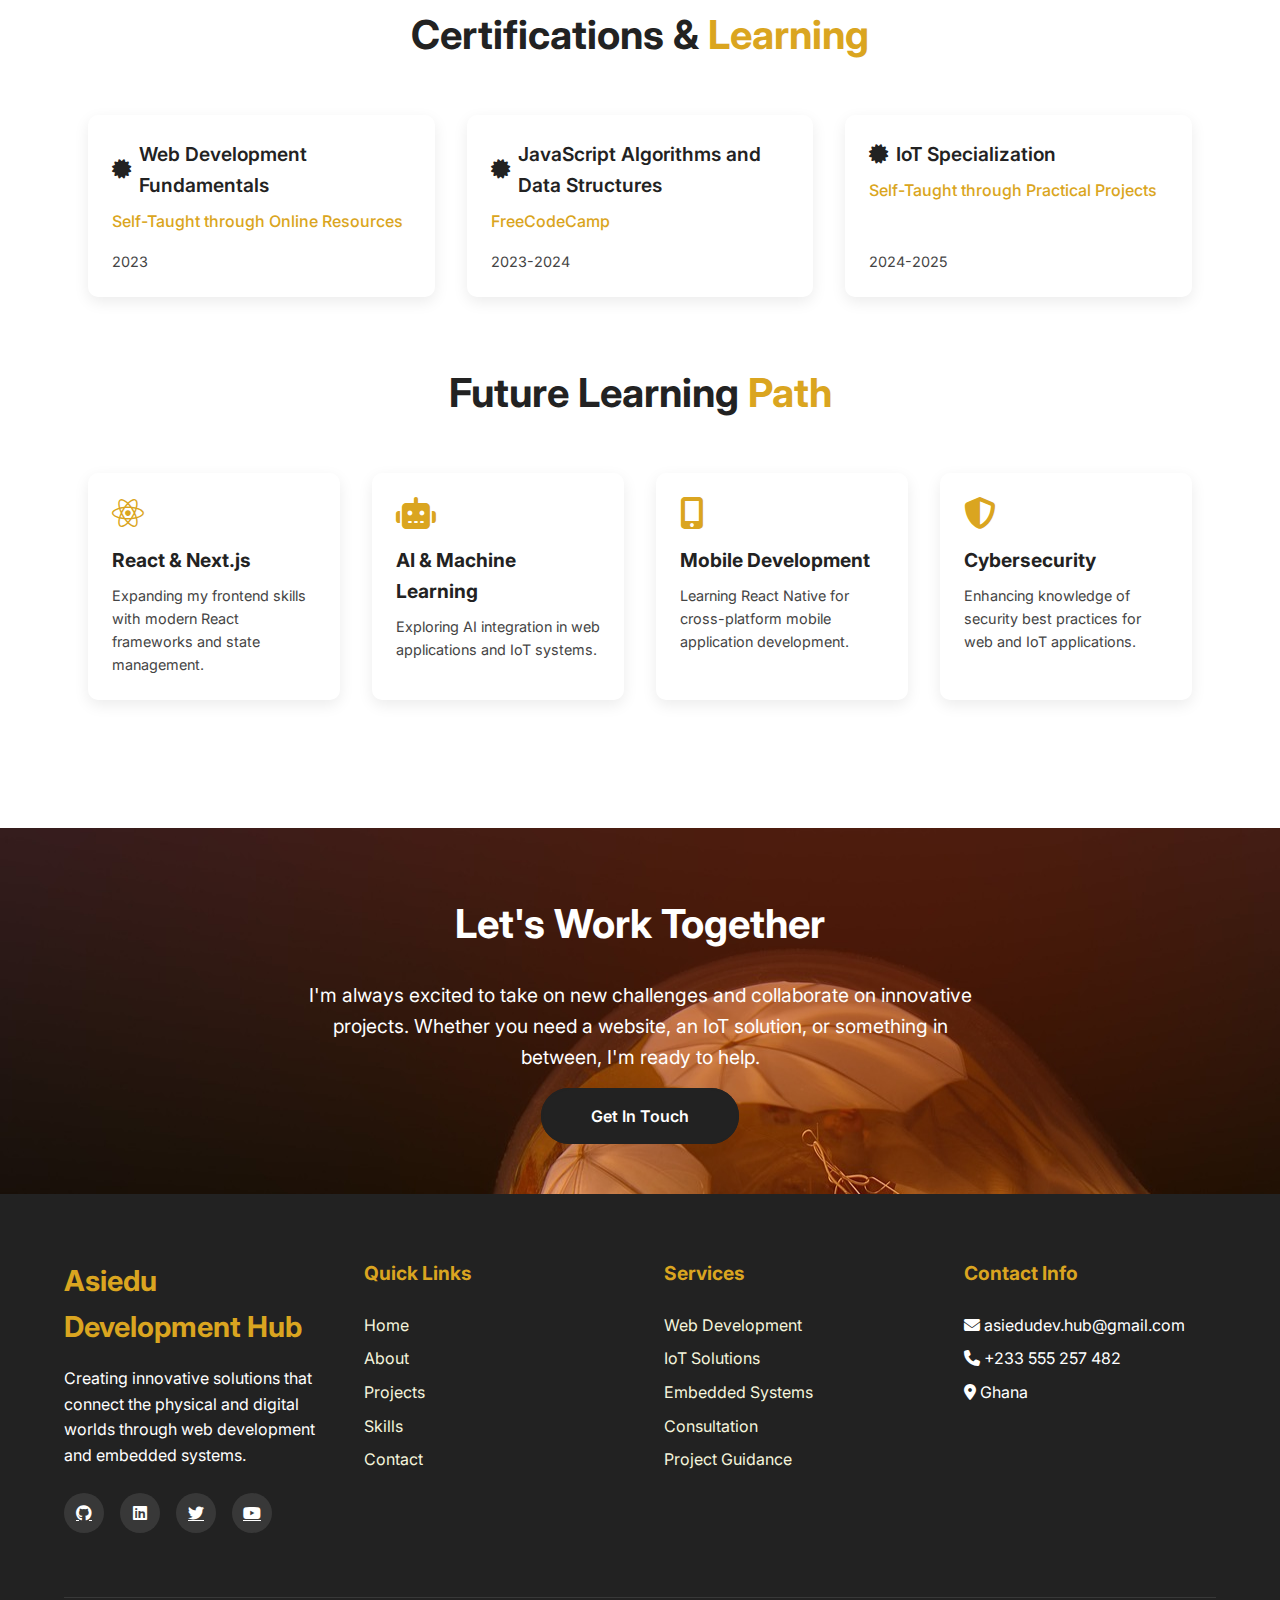
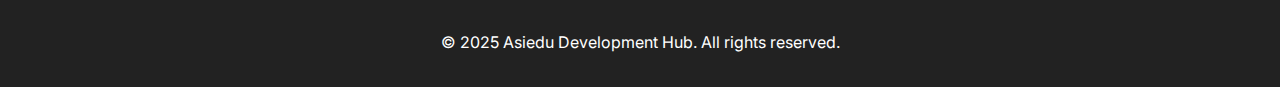
<file: skills.html>
<!DOCTYPE html>
<html lang="en">
<head>
    <meta charset="UTF-8">
    <meta name="viewport" content="width=device-width, initial-scale=1.0">
    <title>Skills - Asiedu Development Hub</title>
    <link rel="stylesheet" href="https://cdnjs.cloudflare.com/ajax/libs/font-awesome/6.4.0/css/all.min.css">
    <link href="https://fonts.googleapis.com/css2?family=Inter:wght@300;400;500;600;700&display=swap" rel="stylesheet">
    <link rel="stylesheet" href="./css/main.css">
</head>
<body>
    <!-- Header & Navigation -->
    <div id="header-container"></div>

    <main>
        <!-- Page Header -->
        <section class="page-header">
            <h1>My Skills & Expertise</h1>
            <p>A showcase of my technical abilities in web development and embedded systems</p>
        </section>

        <!-- Skills Content -->
        <section class="skills-content">
            <div class="container">
                <!-- Skills Overview -->
                <div class="skills-overview">
                    <h2 class="section-title">Technical <span>Proficiency</span></h2>
                    <p>In a short time, I've developed a diverse skill set that bridges web technologies and embedded systems. My passion for learning and problem-solving has allowed me to quickly master new technologies and apply them to real-world projects.</p>
                </div>
                
                <!-- Skills Categories -->
                <div class="skills-categories">
                    <!-- Web Development Skills -->
                    <div class="skills-category">
                        <div class="category-header">
                            <div class="category-icon">
                                <i class="fas fa-laptop-code"></i>
                            </div>
                            <h3 class="category-title">Web Development</h3>
                        </div>
                        
                        <div class="skill-item">
                            <div class="skill-info">
                                <span class="skill-name">HTML5 & CSS3/SCSS</span>
                                <span class="skill-percentage">95%</span>
                            </div>
                            <div class="skill-progress">
                                <div class="skill-progress-bar" data-width="95"></div>
                            </div>
                        </div>
                        
                        <div class="skill-item">
                            <div class="skill-info">
                                <span class="skill-name">JavaScript (ES6+)</span>
                                <span class="skill-percentage">90%</span>
                            </div>
                            <div class="skill-progress">
                                <div class="skill-progress-bar" data-width="90"></div>
                            </div>
                        </div>
                        
                        <div class="skill-item">
                            <div class="skill-info">
                                <span class="skill-name">Node.js</span>
                                <span class="skill-percentage">85%</span>
                            </div>
                            <div class="skill-progress">
                                <div class="skill-progress-bar" data-width="85"></div>
                            </div>
                        </div>
                        
                        <div class="skill-item">
                            <div class="skill-info">
                                <span class="skill-name">React (Learning)</span>
                                <span class="skill-percentage">70%</span>
                            </div>
                            <div class="skill-progress">
                                <div class="skill-progress-bar" data-width="70"></div>
                            </div>
                        </div>
                    </div>
                    
                    <!-- Database Skills -->
                    <div class="skills-category">
                        <div class="category-header">
                            <div class="category-icon">
                                <i class="fas fa-database"></i>
                            </div>
                            <h3 class="category-title">Database & Backend</h3>
                        </div>
                        
                        <div class="skill-item">
                            <div class="skill-info">
                                <span class="skill-name">Firebase</span>
                                <span class="skill-percentage">92%</span>
                            </div>
                            <div class="skill-progress">
                                <div class="skill-progress-bar" data-width="92"></div>
                            </div>
                        </div>
                        
                        <div class="skill-item">
                            <div class="skill-info">
                                <span class="skill-name">MongoDB</span>
                                <span class="skill-percentage">80%</span>
                            </div>
                            <div class="skill-progress">
                                <div class="skill-progress-bar" data-width="80"></div>
                            </div>
                        </div>
                        
                        <div class="skill-item">
                            <div class="skill-info">
                                <span class="skill-name">RESTful APIs</span>
                                <span class="skill-percentage">88%</span>
                            </div>
                            <div class="skill-progress">
                                <div class="skill-progress-bar" data-width="88"></div>
                            </div>
                        </div>
                        
                        <div class="skill-item">
                            <div class="skill-info">
                                <span class="skill-name">API Integration</span>
                                <span class="skill-percentage">90%</span>
                            </div>
                            <div class="skill-progress">
                                <div class="skill-progress-bar" data-width="90"></div>
                            </div>
                        </div>
                    </div>
                    
                    <!-- Embedded Systems Skills -->
                    <div class="skills-category">
                        <div class="category-header">
                            <div class="category-icon">
                                <i class="fas fa-microchip"></i>
                            </div>
                            <h3 class="category-title">Embedded Systems</h3>
                        </div>
                        
                        <div class="skill-item">
                            <div class="skill-info">
                                <span class="skill-name">Arduino Programming</span>
                                <span class="skill-percentage">88%</span>
                            </div>
                            <div class="skill-progress">
                                <div class="skill-progress-bar" data-width="88"></div>
                            </div>
                        </div>
                        
                        <div class="skill-item">
                            <div class="skill-info">
                                <span class="skill-name">ESP32 Development</span>
                                <span class="skill-percentage">90%</span>
                            </div>
                            <div class="skill-progress">
                                <div class="skill-progress-bar" data-width="90"></div>
                            </div>
                        </div>
                        
                        <div class="skill-item">
                            <div class="skill-info">
                                <span class="skill-name">Sensor Integration</span>
                                <span class="skill-percentage">85%</span>
                            </div>
                            <div class="skill-progress">
                                <div class="skill-progress-bar" data-width="85"></div>
                            </div>
                        </div>
                        
                        <div class="skill-item">
                            <div class="skill-info">
                                <span class="skill-name">Circuit Design</span>
                                <span class="skill-percentage">82%</span>
                            </div>
                            <div class="skill-progress">
                                <div class="skill-progress-bar" data-width="82"></div>
                            </div>
                        </div>
                    </div>
                </div>
                
                <!-- Tools & Technologies -->
                <div class="tools-section">
                    <h2 class="section-title">Tools & <span>Technologies</span></h2>
                    
                    <div class="tools-grid">
                        <div class="tool-card">
                            <div class="tool-icon">
                                <i class="fab fa-git-alt"></i>
                            </div>
                            <h3 class="tool-name">Git & GitHub</h3>
                            <p class="tool-description">Version control and collaboration</p>
                        </div>
                        
                        <div class="tool-card">
                            <div class="tool-icon">
                                <i class="fas fa-fire"></i>
                            </div>
                            <h3 class="tool-name">Firebase Tools</h3>
                            <p class="tool-description">CLI, Hosting, and Database management</p>
                        </div>
                        
                        <div class="tool-card">
                            <div class="tool-icon">
                                <i class="fas fa-cloud"></i>
                            </div>
                            <h3 class="tool-name">Cloudflare</h3>
                            <p class="tool-description">DNS management and Workers</p>
                        </div>
                        
                        <div class="tool-card">
                            <div class="tool-icon">
                                <i class="fas fa-code"></i>
                            </div>
                            <h3 class="tool-name">VS Code</h3>
                            <p class="tool-description">Primary code editor with extensions</p>
                        </div>
                        
                        <div class="tool-card">
                            <div class="tool-icon">
                                <i class="fas fa-terminal"></i>
                            </div>
                            <h3 class="tool-name">CLI Tools</h3>
                            <p class="tool-description">Firebase CLI, MongoDB Shell, Git Bash</p>
                        </div>
                        
                        <div class="tool-card">
                            <div class="tool-icon">
                                <i class="fas fa-server"></i>
                            </div>
                            <h3 class="tool-name">Render</h3>
                            <p class="tool-description">Application deployment and hosting</p>
                        </div>

                        <div class="tool-card">
                            <div class="tool-icon">
                                <i class="fas fa-microchip"></i>
                            </div>
                            <h3 class="tool-name">Arduino IDE</h3>
                            <p class="tool-description">Embedded systems development and programming</p>
                        </div>

                        <div class="tool-card">
                            <div class="tool-icon">
                                <i class="fas fa-cogs"></i>
                            </div>
                            <h3 class="tool-name">PlatformIO</h3>
                            <p class="tool-description">Professional embedded development ecosystem</p>
                        </div>
                    </div>
                </div>
                
                <!-- Experience Timeline -->
                <div class="experience-section">
                    <h2 class="section-title">Learning <span>Journey</span></h2>
                    
                    <div class="timeline">
                        <div class="timeline-item left">
                            <div class="timeline-content">
                                <div class="timeline-date">Early 2023</div>
                                <h3 class="timeline-title"><i class="fas fa-code"></i> Started Programming</h3>
                                <p class="timeline-description">Began learning HTML, CSS, and JavaScript through online resources and tutorials. Built my first simple websites and applications.</p>
                            </div>
                        </div>
                        
                        <div class="timeline-item right">
                            <div class="timeline-content">
                                <div class="timeline-date">Late 2023</div>
                                <h3 class="timeline-title"><i class="fas fa-server"></i> Backend Development</h3>
                                <p class="timeline-description">Dived into Node.js and began exploring backend development and database management with Firebase and MongoDB.</p>
                            </div>
                        </div>
                        
                        <div class="timeline-item left">
                            <div class="timeline-content">
                                <div class="timeline-date">Mid 2024</div>
                                <h3 class="timeline-title"><i class="fas fa-microchip"></i> IoT Discovery</h3>
                                <p class="timeline-description">Discovered embedded systems and started working with Arduino and ESP32 boards. Built my first IoT project - a simple weather station.</p>
                            </div>
                        </div>
                        
                        <div class="timeline-item right">
                            <div class="timeline-content">
                                <div class="timeline-date">Early 2025</div>
                                <h3 class="timeline-title"><i class="fas fa-rocket"></i> Project Development</h3>
                                <p class="timeline-description">Completed multiple projects including SmartStick 1.8, eCommerce platforms, and IoT systems. Started Asiedu Development Hub.</p>
                            </div>
                        </div>
                    </div>
                </div>
                
                <!-- Certifications -->
                <div class="certifications-section">
                    <h2 class="section-title">Certifications & <span>Learning</span></h2>
                    
                    <div class="certifications-grid">
                        <div class="certification-card">
                            <h3 class="certification-title"><i class="fas fa-certificate"></i> Web Development Fundamentals</h3>
                            <div class="certification-org">Self-Taught through Online Resources</div>
                            <div class="certification-date">2023</div>
                        </div>
                        
                        <div class="certification-card">
                            <h3 class="certification-title"><i class="fas fa-certificate"></i> JavaScript Algorithms and Data Structures</h3>
                            <div class="certification-org">FreeCodeCamp</div>
                            <div class="certification-date">2023-2024</div>
                        </div>
                        
                        <div class="certification-card">
                            <h3 class="certification-title"><i class="fas fa-certificate"></i> IoT Specialization</h3>
                            <div class="certification-org">Self-Taught through Practical Projects</div>
                            <div class="certification-date">2024-2025</div>
                        </div>
                    </div>
                </div>
                
                <!-- Learning Path -->
                <div class="learning-path">
                    <h2 class="section-title">Future Learning <span>Path</span></h2>
                    
                    <div class="path-items">
                        <div class="path-item">
                            <i class="fab fa-react"></i>
                            <h3>React & Next.js</h3>
                            <p>Expanding my frontend skills with modern React frameworks and state management.</p>
                        </div>
                        
                        <div class="path-item">
                            <i class="fas fa-robot"></i>
                            <h3>AI & Machine Learning</h3>
                            <p>Exploring AI integration in web applications and IoT systems.</p>
                        </div>
                        
                        <div class="path-item">
                            <i class="fas fa-mobile-alt"></i>
                            <h3>Mobile Development</h3>
                            <p>Learning React Native for cross-platform mobile application development.</p>
                        </div>
                        
                        <div class="path-item">
                            <i class="fas fa-shield-alt"></i>
                            <h3>Cybersecurity</h3>
                            <p>Enhancing knowledge of security best practices for web and IoT applications.</p>
                        </div>
                    </div>
                </div>
            </div>
        </section>

        <!-- CTA Section -->
        <section class="contact-cta">
            <h2>Let's Work Together</h2>
            <p>I'm always excited to take on new challenges and collaborate on innovative projects. Whether you need a website, an IoT solution, or something in between, I'm ready to help.</p>
            <a href="contact.html" class="cta-btn">Get In Touch</a>
        </section>
    </main>

    <!-- Footer -->
    <div id="footer-container"></div>

    <script src="js/components/headerFooter.js"></script>
    <script src="js/main.js"></script>
    <script src="js/components/skills.js"></script>
</body>
</html>
</file>
<file: css/main.css>
@charset "UTF-8";
header {
  position: fixed;
  top: 0;
  left: 0;
  width: 100%;
  z-index: 1000;
  background: rgba(255, 255, 255, 0.65);
  box-shadow: 0 2px 20px rgba(0, 0, 0, 0.1);
  -webkit-backdrop-filter: blur(12px);
          backdrop-filter: blur(12px);
  padding: 0.5rem 3%;
  display: flex;
  justify-content: space-between;
  align-items: center;
  transition: all 0.4s cubic-bezier(0.25, 0.46, 0.45, 0.94);
}
header .logo {
  display: flex;
  align-items: center;
  font-weight: 700;
  font-size: 2rem;
  color: #DAA520;
  transition: transform 0.3s ease;
}
header .logo:hover {
  transform: scale(1.02);
}
header .logo img {
  display: inline-block;
  height: 80px;
  padding: 0;
  position: relative;
  transition: all 0.3s ease;
  filter: drop-shadow(0 2px 4px rgba(0, 0, 0, 0.1));
}
header .logo span {
  color: #222222;
  margin-left: 1rem;
  transition: color 0.3s ease;
}
header .logo:hover span {
  color: #DAA520;
}
header nav {
  display: flex;
  align-items: center;
}
header nav ul {
  display: flex;
  list-style: none;
  margin: 0;
  padding: 0;
  gap: 2rem;
}
header nav ul li {
  position: relative;
}
header nav ul li a {
  text-decoration: none;
  color: #222222;
  font-weight: 600;
  transition: all 0.3s ease;
  position: relative;
  padding: 1rem 0.5rem;
  border-radius: 6px;
}
header nav ul li a:hover {
  color: #DAA520;
  transform: translateY(-2px);
}
header nav ul li a.active {
  color: #DAA520;
  font-weight: 700;
}
header nav ul li a.active::before {
  content: "";
  position: absolute;
  bottom: -5px;
  left: 50%;
  transform: translateX(-50%);
  width: 80%;
  height: 3px;
  background: linear-gradient(90deg, #F5B502, #E6E2C3, #F5B502);
  border-radius: 2px;
  animation: pulseLine 2s infinite;
}
header nav ul li a.active::after {
  content: "";
  position: absolute;
  bottom: -5px;
  left: 0;
  width: 80%;
  height: 3px;
  background: linear-gradient(90deg, transparent, rgba(245, 181, 2, 0.5), transparent);
  animation: shimmer 4s infinite;
}
header nav ul li a::after {
  content: "";
  position: absolute;
  bottom: -5px;
  left: 50%;
  width: 0;
  height: 3px;
  background: linear-gradient(90deg, #F5B502, #E6E2C3, #F5B502);
  transition: all 0.3s ease;
  transform: translateX(-50%);
}
header nav ul li a:hover::after {
  width: 80%;
}
header nav .menu-btn {
  display: none;
  font-size: 1.5rem;
  cursor: pointer;
  color: #222222;
  background: none;
  border: none;
  padding: 0.5rem;
  border-radius: 4px;
  transition: all 0.3s ease;
  position: relative;
  z-index: 1001;
}
header nav .menu-btn i {
  transition: transform 0.3s ease;
}
header nav .menu-btn.active i {
  transform: rotate(180deg);
}
@media (max-width: 992px) {
  header {
    padding: 1rem 2%;
  }
  header nav ul {
    position: fixed;
    top: 0;
    right: -100%;
    width: min(450px, 80%);
    height: 100dvh;
    background: linear-gradient(90deg, #FFFFFF, #F5B502, #F5B502);
    -webkit-backdrop-filter: blur(20px);
            backdrop-filter: blur(20px);
    flex-direction: column;
    padding: 4rem 3rem;
    box-shadow: -100px 0 30px rgba(0, 0, 0, 0.2), inset 0 0 12px rgba(0, 0, 0, 0.85);
    transition: right 0.4s cubic-bezier(0.25, 0.46, 0.45, 0.94);
    gap: 1.5rem;
    z-index: 999;
  }
  header nav ul::before {
    content: "";
    position: fixed;
    top: 0;
    left: 0;
    width: 100%;
    height: 100%;
    background: rgba(0, 0, 0, 0.5);
    opacity: 0;
    visibility: hidden;
    transition: all 0.3s ease;
    z-index: -1;
  }
  header nav ul.show {
    right: 0;
  }
  header nav ul.show::before {
    opacity: 1;
    visibility: visible;
  }
  header nav ul.show li {
    opacity: 0;
    transform: translateX(30px);
    animation: slideInRight 0.4s ease forwards;
  }
  header nav ul.show li:nth-child(1) {
    animation-delay: 0.1s;
  }
  header nav ul.show li:nth-child(2) {
    animation-delay: 0.2s;
  }
  header nav ul.show li:nth-child(3) {
    animation-delay: 0.3s;
  }
  header nav ul.show li:nth-child(4) {
    animation-delay: 0.4s;
  }
  header nav ul.show li:nth-child(5) {
    animation-delay: 0.5s;
  }
  header nav ul.show li:nth-child(6) {
    animation-delay: 0.6s;
  }
  header nav ul.show li a {
    display: block;
    padding: 1.5rem;
    border-radius: 8px;
    font-size: 1.1rem;
  }
  header nav ul.show li a:hover {
    background: rgba(218, 165, 32, 0.15);
    transform: translateX(5px);
  }
  header nav ul.show li a.active {
    background: rgba(218, 165, 32, 0.2);
  }
  header nav ul.show li a.active::before, header nav ul.show li a.active::after {
    display: none;
  }
  header nav ul.show li a::after {
    bottom: 0;
    left: 0;
    height: 100%;
    width: 3px;
    transform: none;
    transition: height 0.3s ease;
  }
  header nav ul.show li a:hover::after {
    width: 3px;
    height: 100%;
  }
  header nav .menu-btn {
    display: block;
  }
  header nav .menu-btn.active i::before {
    content: "\f00d";
  }
  header .logo img {
    height: 60px;
  }
  header .logo span {
    font-size: 1.8rem;
  }
}
@media (max-width: 768px) {
  header {
    padding: 0.5rem 5%;
  }
  header .logo img {
    height: 50px;
  }
  header .logo span {
    font-size: 1.4rem;
  }
  header nav ul {
    width: min(450px, 90%);
    padding: 3rem 2rem;
  }
  header nav ul.show li a {
    padding: 1rem;
    font-size: 1rem;
  }
}

@keyframes pulseLine {
  0%, 100% {
    opacity: 1;
    transform: translateX(-50%) scaleX(1);
  }
  50% {
    opacity: 0.7;
    transform: translateX(-50%) scaleX(0.8);
  }
}
@keyframes shimmer {
  0% {
    left: 0;
  }
  100% {
    left: 100%;
  }
}
@keyframes slideInRight {
  from {
    opacity: 0;
    transform: translateX(30px);
  }
  to {
    opacity: 1;
    transform: translateX(0);
  }
}
footer {
  background: #222222;
  color: #FFFFFF;
  padding: 4rem 5% 2rem;
}
footer .footer-content {
  max-width: 1200px;
  margin: 0 auto;
  display: grid;
  grid-template-columns: repeat(auto-fit, minmax(250px, 1fr));
  gap: 3rem;
}
footer .footer-logo {
  font-size: 1.8rem;
  font-weight: 700;
  margin-bottom: 1rem;
  color: #DAA520;
}
footer .footer-links h3 {
  font-size: 1.2rem;
  margin-bottom: 1.5rem;
  color: #DAA520;
}
footer .footer-links ul {
  list-style: none;
}
footer .footer-links ul li {
  margin-bottom: 0.5rem;
}
footer .footer-links ul li a {
  color: #F5F5DC;
  text-decoration: none;
  transition: color 0.3s;
}
footer .footer-links ul li a:hover {
  color: #DAA520;
}
footer .social-links {
  display: flex;
  gap: 1rem;
  margin-top: 1.5rem;
}
footer .social-links a {
  display: flex;
  justify-content: center;
  align-items: center;
  width: 40px;
  height: 40px;
  border-radius: 50%;
  background: rgba(255, 255, 255, 0.1);
  color: #FFFFFF;
  transition: all 0.3s;
}
footer .social-links a:hover {
  background: #DAA520;
  transform: translateY(-3px);
}
footer .copyright {
  text-align: center;
  margin-top: 4rem;
  padding-top: 2rem;
  border-top: 1px solid rgba(255, 255, 255, 0.1);
}

.scroll-buttons {
  position: fixed;
  right: 2rem;
  bottom: 2rem;
  z-index: 1000;
  display: flex;
  flex-direction: column;
  gap: 1rem;
}

.scroll-btn {
  width: 50px;
  height: 50px;
  border-radius: 50%;
  background: linear-gradient(135deg, #F5B502, #DAA520);
  color: #FFFFFF;
  border: none;
  cursor: pointer;
  display: flex;
  align-items: center;
  justify-content: center;
  font-size: 1.2rem;
  box-shadow: inset 0 0 7px rgba(0, 0, 0, 0.5);
  transition: all 0.3s ease;
  opacity: 0;
  visibility: hidden;
  transform: translateY(20px);
}
.scroll-btn:hover {
  transform: translateY(-2px);
  box-shadow: 0 6px 16px rgba(218, 165, 32, 0.3);
  background: linear-gradient(135deg, #DAA520, rgb(195.764, 148.17, 28.736));
}
.scroll-btn.visible {
  opacity: 1;
  visibility: visible;
  transform: translateY(0);
}

@media (max-width: 768px) {
  footer .footer-content {
    grid-template-columns: 1fr;
  }
  .scroll-buttons {
    right: 1.5rem;
    bottom: 1.5rem;
  }
  .scroll-btn {
    width: 45px;
    height: 45px;
    font-size: 1.1rem;
  }
}
.container {
  max-width: 1200px;
  margin: 0 auto;
  padding: 0 1.5rem;
}

@media (max-width: 768px) {
  .hidden-mobile {
    display: none !important;
  }
}

.visible-mobile {
  display: none !important;
}
@media (max-width: 768px) {
  .visible-mobile {
    display: block !important;
  }
}

.hero {
  min-height: 100vh;
  padding: 8rem 5% 5rem;
  display: flex;
  align-items: center;
  background: linear-gradient(135deg, #FFFFFF 0%, #F5F5DC 100%);
  position: relative;
  overflow: hidden;
}

.hero-content {
  max-width: 1200px;
  margin: 0 auto;
  display: grid;
  grid-template-columns: 1fr 1fr;
  gap: 4rem;
  align-items: center;
}

.hero-text {
  z-index: 2;
}
.hero-text h1 {
  font-size: 3rem;
  line-height: 1.2;
  margin-bottom: 1.5rem;
  color: #222222;
}
.hero-text h1 span {
  color: #DAA520;
}
.hero-text p {
  font-size: 1.2rem;
  margin-bottom: 3rem;
  color: #444444;
}

.hero-visual {
  position: relative;
  height: 400px;
  perspective: 1000px;
}

.cube-container {
  width: 300px;
  height: 300px;
  position: absolute;
  top: 50%;
  left: 50%;
  transform-style: preserve-3d;
  transform: translate(-50%, -50%) rotateX(-20deg) rotateY(30deg);
  animation: cube-rotate 20s infinite linear;
}

.cube-face {
  position: absolute;
  width: 300px;
  height: 300px;
  background: rgba(218, 165, 32, 0.1);
  border: 2px solid #DAA520;
  display: flex;
  justify-content: center;
  align-items: center;
  font-size: 2rem;
  color: #DAA520;
  opacity: 0.8;
  transition: all 0.5s;
}
.cube-face:hover {
  opacity: 1;
  background: rgba(218, 165, 32, 0.2);
}

.front {
  transform: translateZ(150px);
}

.back {
  transform: translateZ(-150px) rotateY(180deg);
}

.right {
  transform: translateX(0px) rotateY(90deg);
}

.left {
  transform: translateX(-150px) rotateY(-90deg);
}

.top {
  transform: translateY(-150px) rotateX(90deg);
}

.bottom {
  transform: translateY(150px) rotateX(-90deg);
}

@keyframes cube-rotate {
  0% {
    transform: translate(-50%, -50%) rotateX(-20deg) rotateY(0deg);
  }
  100% {
    transform: translate(-50%, -50%) rotateX(-20deg) rotateY(360deg);
  }
}
.floating-element {
  position: absolute;
  border-radius: 50%;
  opacity: 0.5;
  animation: float 8s infinite ease-in-out;
}

.float-1 {
  width: 80px;
  height: 80px;
  background: #DAA520;
  top: 20%;
  left: 10%;
  animation-delay: 0s;
}

.float-2 {
  width: 50px;
  height: 50px;
  border: 3px solid #DAA520;
  top: 70%;
  left: 15%;
  animation-delay: 9s;
}

.float-3 {
  width: 70px;
  height: 70px;
  background: #E6E2C3;
  bottom: 20%;
  right: 10%;
  animation-delay: 4s;
}

.float-4 {
  width: 40px;
  height: 40px;
  border: 3px solid #E6E2C3;
  top: 30%;
  right: 15%;
  animation-delay: 1s;
}

@keyframes float {
  0%, 100% {
    transform: translateY(0) rotate(0deg);
  }
  50% {
    transform: translateY(-20px) translateX(20px) rotate(30deg);
  }
}
.about-preview {
  padding: 4rem 5%;
  background: #FFFFFF;
  text-align: center;
}
.about-preview .section-title {
  text-align: center;
  font-size: 2.5rem;
  margin-bottom: 3rem;
  color: #222222;
}
.about-preview .section-title span {
  color: #DAA520;
}
.about-preview .section-title .about-content {
  max-width: 1200px;
  margin: 0 auto;
  display: grid;
  grid-template-columns: 1fr 1fr;
  gap: 4rem;
  align-items: center;
}
.about-preview .about-text h3 {
  font-size: 1.8rem;
  margin-bottom: 1.5rem;
  color: #444444;
}
.about-preview .about-text p {
  margin-bottom: 1.5rem;
  color: #444444;
}
.about-preview .skills-grid {
  display: grid;
  grid-template-columns: repeat(2, 1fr);
  gap: 1.5rem;
  margin-top: 2rem;
}
.about-preview .skill-item {
  background: #F5F5DC;
  padding: 1.5rem;
  border-radius: 10px;
  text-align: center;
  transition: transform 0.3s;
}
.about-preview .skill-item:hover {
  transform: translateY(-5px);
  box-shadow: 0 10px 20px rgba(0, 0, 0, 0.1);
}
.about-preview .skill-item i {
  font-size: 2rem;
  color: #DAA520;
  margin-bottom: 1rem;
}

.stats-section {
  background: linear-gradient(45deg, #E6E2C3, #DAA520, #DAA520, #DAA520, #E6E2C3);
  padding: 4rem 0;
  color: #FFFFFF;
  text-align: center;
}
.stats-section h2 {
  color: #FFFFFF;
  margin-bottom: 1.5rem;
}

.stats-grid {
  display: grid;
  grid-template-columns: repeat(auto-fit, minmax(200px, 1fr));
  gap: 2rem;
  margin-top: 3rem;
}

.stat-card {
  background: rgba(255, 255, 255, 0.1);
  padding: 3rem;
  border-radius: 12px;
  -webkit-backdrop-filter: blur(10px);
          backdrop-filter: blur(10px);
  border: 1px solid rgba(255, 255, 255, 0.2);
  transition: transform 0.3s ease;
}
.stat-card:hover {
  transform: translateY(-5px);
  background: rgba(255, 255, 255, 0.15);
}

.stat-icon {
  font-size: 2.5rem;
  margin-bottom: 1.5rem;
  color: #FFFFFF;
}

.stat-content {
  display: flex;
  flex-direction: column;
  gap: 0.5rem;
}

.stat-number {
  font-size: 2.5rem;
  font-weight: 700;
  line-height: 1;
}

.stat-label {
  font-size: 0.9rem;
  opacity: 0.9;
  font-weight: 500;
}

.projects-preview {
  padding: 4rem 5%;
  background: #F5F5F5;
}
.projects-preview .projects-grid {
  max-width: 1200px;
  margin: 0 auto;
  display: grid;
  grid-template-columns: repeat(auto-fit, minmax(300px, 1fr));
  gap: 2rem;
}
.projects-preview .project-card {
  background: #FFFFFF;
  border-radius: 10px;
  overflow: hidden;
  box-shadow: 0 5px 15px rgba(0, 0, 0, 0.1);
  transition: transform 0.3s;
}
.projects-preview .project-card:hover {
  transform: translateY(-10px);
}
.projects-preview .project-img {
  height: 200px;
  background: linear-gradient(45deg, #DAA520, #E6E2C3);
  display: flex;
  justify-content: center;
  align-items: center;
  color: #FFFFFF;
  font-size: 3rem;
}
.projects-preview .project-content {
  padding: 1.5rem;
}
.projects-preview .project-content h3 {
  font-size: 1.3rem;
  margin-bottom: 0.5rem;
  color: #222222;
}
.projects-preview .project-content p {
  color: #444444;
  margin-bottom: 1rem;
}
.projects-preview .project-tags {
  display: flex;
  flex-wrap: wrap;
  gap: 0.5rem;
  margin-top: 1rem;
}
.projects-preview .project-tag {
  background: #F5F5DC;
  color: #DAA520;
  padding: 0.3rem 0.8rem;
  border-radius: 20px;
  font-size: 0.8rem;
  font-weight: 500;
}

.contact-cta {
  background: url("../assets/images/ideas.jpg") no-repeat;
  padding: 4rem 5%;
  text-align: center;
  color: #FFFFFF;
}
.contact-cta h2 {
  font-size: 2.5rem;
  margin-bottom: 1.5rem;
}
.contact-cta p {
  max-width: 700px;
  margin: 0 auto 2rem;
  font-size: 1.2rem;
}

.cta-btn {
  background: #222222;
  color: #FFFFFF;
  padding: 1rem 3rem;
  border-radius: 50px;
  text-decoration: none;
  font-weight: 600;
  transition: all 0.3s;
  border: 2px solid #222222;
}
.cta-btn:hover, .cta-btn--outline {
  background: transparent;
  color: #FFFFFF;
  border-color: #222222;
  box-shadow: 0 10px 20px rgba(0, 0, 0, 0.3);
}

.cta-btn1 {
  background: transparent;
  display: inline-block;
  padding: 1rem 3rem;
  color: #DAA520;
  border-radius: 50px;
  text-decoration: none;
  font-weight: 600;
  transition: all 0.3s;
  border: 2px solid #DAA520;
}
.cta-btn1:hover, .cta-btn1--outline {
  background: #DAA520;
  color: #FFFFFF;
  border-color: #DAA520;
  transform: translateY(-3px);
  box-shadow: 0 10px 30px rgba(218, 165, 32, 0.3);
}

.testimonials {
  background: #FFFFFF;
  padding: 4rem 0;
}

.testimonials-grid {
  display: grid;
  grid-template-columns: repeat(auto-fit, minmax(320px, 1fr));
  gap: 2rem;
  margin-top: 2rem;
  padding: 1.5rem;
}

.testimonial-card {
  background: #F5F5F5;
  padding: 2rem;
  border-radius: 12px;
  border-right: 4px solid #F5B502;
  position: relative;
  overflow: hidden;
  transition: all 0.3s ease;
}
.testimonial-card::before {
  content: "";
  position: absolute;
  top: 0;
  left: -100%;
  width: 100%;
  height: 100%;
  background: linear-gradient(90deg, rgba(245, 181, 2, 0.1) 0%, rgba(218, 165, 32, 0.6) 100%);
  transition: left 0.5s ease;
  z-index: 1;
}
.testimonial-card:hover::before {
  left: 0;
}
.testimonial-card:hover {
  transform: translateY(-5px);
  box-shadow: 0 10px 25px rgba(0, 0, 0, 0.1);
}
.testimonial-card > * {
  position: relative;
  z-index: 2;
}

.testimonial-content p {
  font-style: italic;
  color: #444444;
  margin-bottom: 1.5rem;
}

.testimonial-author {
  display: flex;
  align-items: center;
  gap: 1.5rem;
}

.author-image {
  font-size: 2.5rem;
  color: #DAA520;
}

.author-details h4 {
  margin-bottom: 1rem;
  color: #222222;
}

.author-details p {
  color: #444444;
  margin: 0;
  font-size: 0.9rem;
}

/* Page Header */
.page-header {
  background: url(../assets/images/journey.jpg) no-repeat center center/cover;
  color: #FFFFFF;
  padding: 10rem 5% 5rem;
  text-align: center;
  position: relative;
  z-index: 1;
}
.page-header::before {
  content: "";
  position: absolute;
  top: 0;
  left: 0;
  width: 100%;
  height: 100%;
  background: linear-gradient(45deg, #DAA520 0%, #F5B502 10%);
  opacity: 0.2;
  z-index: 2;
}
.page-header h1 {
  font-size: 3rem;
  margin-bottom: 1rem;
  position: relative;
  z-index: 5;
}
.page-header p {
  font-size: 1.2rem;
  max-width: 700px;
  margin: 0 auto;
  position: relative;
  z-index: 5;
}

/* About Content */
.about-content1 {
  padding: 4rem 5%;
  /* My Story */
}
.about-content1 .container {
  max-width: 1200px;
  margin: 0 auto;
}
.about-content1 .my-story {
  display: grid;
  grid-template-columns: 1fr 1fr;
  gap: 4rem;
  margin-bottom: 4rem;
  align-items: center;
}
.about-content1 .story-text h2 {
  font-size: 2rem;
  margin-bottom: 1.5rem;
  color: #444444;
}
.about-content1 .story-text p {
  margin-bottom: 1.5rem;
  color: #444444;
  line-height: 1.8;
}
.about-content1 .story-image {
  position: relative;
  height: 400px;
  background: linear-gradient(45deg, #F5F5DC, #F5B502, #DAA520);
  box-shadow: inset 0 0 10px rgba(0, 0, 0, 0.3);
  border-radius: 10px;
  overflow: hidden;
  display: flex;
  justify-content: center;
  align-items: center;
}
.about-content1 .story-image-content {
  text-align: center;
  color: #FFFFFF;
  padding: 2rem;
}
.about-content1 .story-image-content i {
  font-size: 4rem;
  margin-bottom: 1.5rem;
}
.about-content1 .story-image-content h3 {
  font-size: 1.8rem;
  margin-bottom: 1rem;
}

/* Journey */
.journey {
  margin-bottom: 4rem;
}

.timeline {
  position: relative;
  max-width: 800px;
  margin: 0 auto;
}
.timeline::after {
  content: "";
  position: absolute;
  width: 6px;
  background-color: #F5F5DC;
  top: 0;
  bottom: 0;
  left: 50%;
  margin-left: -3px;
}

.timeline-item {
  padding: 10px 40px;
  position: relative;
  width: 50%;
  box-sizing: border-box;
}
.timeline-item::after {
  content: "";
  position: absolute;
  width: 20px;
  height: 20px;
  background-color: #FFFFFF;
  border: 4px solid #DAA520;
  top: 15px;
  border-radius: 50%;
  z-index: 1;
}

.left {
  left: 0;
}

.right {
  left: 50%;
}

.left::after {
  right: -13px;
}

.right::after {
  left: -13px;
}

.timeline-content {
  padding: 20px;
  background-color: #FFFFFF;
  border-radius: 10px;
  box-shadow: 0 5px 15px rgba(0, 0, 0, 0.1);
}
.timeline-content h3 {
  color: #DAA520;
  margin-bottom: 0.5rem;
}
.timeline-content p {
  color: #444444;
}

/* Skills Section */
.skills-section {
  margin-bottom: 4rem;
}

.skills-grid {
  display: grid;
  grid-template-columns: repeat(auto-fit, minmax(250px, 1fr));
  gap: 2rem;
}

.skill-category {
  background: #F5F5DC;
  padding: 2rem;
  border-radius: 10px;
  text-align: center;
  transition: transform 0.3s;
}
.skill-category:hover {
  transform: translateY(-5px);
  box-shadow: 0 10px 20px rgba(0, 0, 0, 0.1);
}
.skill-category i {
  font-size: 2.5rem;
  color: #DAA520;
  margin-bottom: 1rem;
}
.skill-category h3 {
  font-size: 1.5rem;
  margin-bottom: 1rem;
  color: #222222;
}

.skill-list {
  list-style: none;
}
.skill-list li {
  padding: 0.5rem 0;
  color: #444444;
}

/* Philosophy */
.philosophy {
  background: #F5F5F5;
  padding: 4rem 5%;
  text-align: center;
}

.philosophy-content {
  max-width: 800px;
  margin: 0 auto;
}
.philosophy-content h2 {
  font-size: 2.2rem;
  margin-bottom: 2rem;
  color: #222222;
}
.philosophy-content p {
  font-size: 1.2rem;
  margin-bottom: 2rem;
  color: #444444;
  font-style: italic;
}

.quote-author {
  font-weight: 600;
  color: #DAA520;
}

/* CTA Section */
.btn1 {
  display: inline-block;
  padding: 1rem 3rem;
  background: #FFFFFF;
  color: #DAA520;
  border-radius: 50px;
  text-decoration: none;
  font-weight: 600;
  transition: all 0.3s;
  border: 2px solid #FFFFFF;
}
.btn1:hover {
  background: transparent;
  color: #FFFFFF;
  transform: translateY(-3px);
  box-shadow: 0 10px 20px rgba(255, 255, 255, 0.2);
}

.section-subtitle {
  text-align: center;
  font-size: large;
}

/* Projects Content */
.projects-content {
  padding: 4rem 5%;
}

.container {
  max-width: 1200px;
  margin: 0 auto;
}

.section-title {
  text-align: center;
  font-size: 2.5rem;
  margin-bottom: 3rem;
  color: #222222;
}
.section-title span {
  color: #DAA520;
}

/* Project Filters */
.project-filters {
  display: flex;
  justify-content: center;
  flex-wrap: wrap;
  gap: 1rem;
  margin-bottom: 3rem;
}

.filter-btn {
  padding: 0.8rem 1.5rem;
  background: #F5F5DC;
  border: none;
  border-radius: 50px;
  font-family: "Inter", sans-serif;
  font-weight: 500;
  cursor: pointer;
  transition: all 0.3s;
}
.filter-btn:hover, .filter-btn.active {
  background: #DAA520;
  color: #FFFFFF;
}

/* Projects Grid */
.projects-grid {
  display: grid;
  grid-template-columns: repeat(auto-fill, minmax(350px, 1fr));
  gap: 2rem;
  margin-bottom: 4rem;
}

.project-card {
  background: #FFFFFF;
  border-radius: 10px;
  overflow: hidden;
  box-shadow: 0 8px 25px rgba(0, 0, 0, 0.1);
  transition: all 0.3s ease;
  height: 100%;
  display: flex;
  flex-direction: column;
}
.project-card:hover {
  transform: translateY(-10px);
  box-shadow: 0 15px 35px rgba(0, 0, 0, 0.15);
}

.project-image {
  height: 220px;
  overflow: hidden;
  position: relative;
}
.project-image img {
  width: 100%;
  height: 100%;
  -o-object-fit: cover;
     object-fit: cover;
  transition: transform 0.5s ease;
}

.project-card:hover .project-image img {
  transform: scale(1.05);
}

.project-category {
  position: absolute;
  top: 1rem;
  right: 1rem;
  background: #DAA520;
  color: #FFFFFF;
  padding: 0.4rem 0.8rem;
  border-radius: 20px;
  font-size: 0.8rem;
  font-weight: 600;
}

.project-content {
  padding: 1.8rem;
  flex-grow: 1;
  display: flex;
  flex-direction: column;
}
.project-content h3 {
  font-size: 1.4rem;
  margin-bottom: 0.8rem;
  color: #222222;
}
.project-content p {
  color: #444444;
  margin-bottom: 1.5rem;
  flex-grow: 1;
}

.project-tags {
  display: flex;
  flex-wrap: wrap;
  gap: 0.5rem;
  margin-bottom: 1.5rem;
}

.project-tag {
  background: #F5F5DC;
  color: #DAA520;
  padding: 0.3rem 0.8rem;
  border-radius: 20px;
  font-size: 0.8rem;
  font-weight: 500;
}

.project-links {
  display: flex;
  gap: 1rem;
}

.project-link {
  display: inline-flex;
  align-items: center;
  gap: 0.5rem;
  padding: 0.6rem 1.2rem;
  background: #DAA520;
  color: #FFFFFF;
  border-radius: 50px;
  text-decoration: none;
  font-weight: 500;
  transition: all 0.3s;
  font-size: 0.9rem;
}
.project-link:hover {
  background: #222222;
  transform: translateY(-2px);
}
.project-link.outline {
  background: transparent;
  color: #DAA520;
  border: 1.5px solid #DAA520;
}
.project-link.outline:hover {
  background: #DAA520;
  color: #FFFFFF;
}

/* Project Modal */
.modal {
  display: none;
  position: fixed;
  top: 0;
  left: 0;
  width: 100%;
  height: 100%;
  background: rgba(0, 0, 0, 0.8);
  z-index: 2000;
  overflow-y: auto;
  padding: 2rem;
}

.modal-content {
  background: #FFFFFF;
  max-width: 900px;
  margin: 2rem auto;
  border-radius: 10px;
  overflow: hidden;
  position: relative;
}

.close-modal {
  position: absolute;
  top: 1rem;
  right: 1rem;
  background: #DAA520;
  color: #FFFFFF;
  width: 40px;
  height: 40px;
  border-radius: 50%;
  display: flex;
  align-items: center;
  justify-content: center;
  cursor: pointer;
  z-index: 10;
  font-size: 1.2rem;
}

.modal-image {
  height: 350px;
  overflow: hidden;
}
.modal-image img {
  width: 100%;
  height: 100%;
  -o-object-fit: cover;
     object-fit: cover;
}

.modal-body {
  padding: 2.5rem;
}
.modal-body h2 {
  font-size: 2.2rem;
  margin-bottom: 1rem;
  color: #222222;
}
.modal-body h3 {
  font-size: 1.4rem;
  margin: 1.5rem 0 0.8rem;
  color: #DAA520;
}
.modal-body p {
  margin-bottom: 1.2rem;
  color: #444444;
  line-height: 1.7;
}

.modal-features {
  margin: 1.5rem 0;
}
.modal-features ul {
  list-style: none;
  padding-left: 1.2rem;
}
.modal-features li {
  margin-bottom: 0.7rem;
  color: #444444;
  position: relative;
}
.modal-features li::before {
  content: "•";
  color: #DAA520;
  font-weight: bold;
  display: inline-block;
  width: 1em;
  margin-left: -1em;
}

.modal-tech {
  display: flex;
  flex-wrap: wrap;
  gap: 1rem;
  margin: 1.5rem 0;
}
.modal-tech span {
  background: #F5F5DC;
  color: #DAA520;
  padding: 0.5rem 1rem;
  border-radius: 20px;
  font-weight: 500;
}

.modal-links {
  display: flex;
  gap: 1rem;
  margin-top: 2rem;
}

/* Skills Content */
.skills-content {
  padding: 4rem 5%;
}

.container {
  max-width: 1200px;
  margin: 0 auto;
}

.section-title {
  text-align: center;
  font-size: 2.5rem;
  margin-bottom: 3rem;
  color: #222222;
}
.section-title span {
  color: #DAA520;
}

/* Skills Overview */
.skills-overview {
  text-align: center;
  max-width: 800px;
  margin: 0 auto 4rem;
}
.skills-overview p {
  font-size: 1.1rem;
  color: #444444;
  margin-bottom: 2rem;
}

/* Skills Categories */
.skills-categories {
  display: grid;
  grid-template-columns: repeat(auto-fit, minmax(300px, 1fr));
  gap: 3rem;
  margin-bottom: 4rem;
}

.skills-category {
  background: #FFFFFF;
  border-radius: 10px;
  padding: 2.5rem;
  box-shadow: 0 8px 25px rgba(0, 0, 0, 0.1);
  transition: transform 0.3s;
}
.skills-category:hover {
  transform: translateY(-10px);
}

.category-header {
  display: flex;
  align-items: center;
  margin-bottom: 2rem;
}

.category-icon {
  width: 60px;
  height: 60px;
  background: #F5F5DC;
  border-radius: 50%;
  display: flex;
  align-items: center;
  justify-content: center;
  margin-right: 1.5rem;
}
.category-icon i {
  font-size: 1.8rem;
  color: #DAA520;
}

.category-title {
  font-size: 1.5rem;
  color: #222222;
}

/* Skill Items */
.skill-item {
  margin-bottom: 1.8rem;
}

.skill-info {
  display: flex;
  justify-content: space-between;
  margin-bottom: 0.5rem;
}

.skill-name {
  font-weight: 600;
  color: #222222;
}

.skill-percentage {
  color: #DAA520;
  font-weight: 600;
}

.skill-progress {
  height: 10px;
  background: #F5F5DC;
  border-radius: 5px;
  overflow: hidden;
}

.skill-progress-bar {
  height: 100%;
  background: #DAA520;
  border-radius: 5px;
  position: relative;
  width: 0;
  transition: width 1.5s ease-in-out;
}

/* Tools & Technologies */
.tools-section {
  margin-bottom: 4rem;
}

.tools-grid {
  display: grid;
  grid-template-columns: repeat(auto-fill, minmax(250px, 1fr));
  gap: 2rem;
}

.tool-card {
  background: #FFFFFF;
  border-radius: 10px;
  padding: 1.5rem;
  text-align: center;
  box-shadow: 0 5px 15px rgba(0, 0, 0, 0.08);
  transition: all 0.3s;
}
.tool-card:hover {
  transform: translateY(-5px);
  box-shadow: 0 10px 25px rgba(0, 0, 0, 0.15);
}

.tool-icon {
  font-size: 2.5rem;
  color: #DAA520;
  margin-bottom: 1rem;
}

.tool-name {
  font-size: 1.1rem;
  font-weight: 600;
  color: #222222;
  margin-bottom: 0.5rem;
}

.tool-description {
  color: #444444;
  font-size: 0.9rem;
}

/* Experience Timeline */
.experience-section {
  margin-bottom: 4rem;
}
.experience-section .timeline {
  position: relative;
  max-width: 800px;
  margin: 0 auto;
}
.experience-section .timeline::before {
  content: "";
  position: absolute;
  width: 4px;
  background-color: #F5F5DC;
  top: 0;
  bottom: 0;
  left: 50%;
  margin-left: -2px;
}
.experience-section .timeline-item {
  padding: 10px 40px;
  position: relative;
  width: 50%;
  box-sizing: border-box;
  margin-bottom: 2rem;
}
.experience-section .timeline-item::after {
  content: "";
  position: absolute;
  width: 20px;
  height: 20px;
  background-color: #FFFFFF;
  border: 4px solid #DAA520;
  top: 15px;
  border-radius: 50%;
  z-index: 1;
}
.experience-section .left {
  left: 0;
  text-align: right;
}
.experience-section .right {
  left: 50%;
}
.experience-section .left::after {
  right: -12px;
}
.experience-section .right::after {
  left: -12px;
}
.experience-section .timeline-content {
  padding: 20px;
  background-color: #FFFFFF;
  border-radius: 10px;
  box-shadow: 0 5px 15px rgba(0, 0, 0, 0.1);
}
.experience-section .timeline-date {
  color: #DAA520;
  font-weight: 600;
  margin-bottom: 0.5rem;
}
.experience-section .timeline-title {
  font-size: 1.2rem;
  margin-bottom: 0.5rem;
  color: #222222;
  display: flex;
  align-items: center;
  gap: 0.5rem;
}
.experience-section .timeline-description {
  color: #444444;
}

/* Certifications */
.certifications-section {
  margin-bottom: 4rem;
}

.certifications-grid {
  width: 100%;
  display: grid;
  grid-template-columns: repeat(auto-fill, minmax(300px, 1fr));
  gap: 2rem;
}

.certification-card {
  background: #FFFFFF;
  border-radius: 10px;
  padding: 1.5rem;
  box-shadow: 0 5px 15px rgba(0, 0, 0, 0.08);
  transition: all 0.3s;
  display: flex;
  flex-direction: column;
}
.certification-card:hover {
  transform: translateY(-5px);
  box-shadow: 0 10px 25px rgba(0, 0, 0, 0.15);
}

.certification-title {
  font-size: 1.2rem;
  font-weight: 600;
  color: #222222;
  margin-bottom: 0.5rem;
  display: flex;
  align-items: center;
  gap: 0.5rem;
}

.certification-org {
  color: #DAA520;
  font-weight: 500;
  margin-bottom: 1rem;
}

.certification-date {
  color: #444444;
  font-size: 0.9rem;
  margin-top: auto;
}

/* Learning Path */
.learning-path {
  margin-bottom: 4rem;
}

.path-items {
  display: grid;
  grid-template-columns: repeat(auto-fill, minmax(250px, 1fr));
  gap: 2rem;
}

.path-item {
  background: #FFFFFF;
  border-radius: 10px;
  padding: 1.5rem;
  box-shadow: 0 5px 15px rgba(0, 0, 0, 0.08);
  transition: all 0.3s;
}
.path-item:hover {
  transform: translateY(-5px);
  box-shadow: 0 10px 25px rgba(0, 0, 0, 0.15);
}
.path-item i {
  font-size: 2rem;
  color: #DAA520;
  margin-bottom: 1rem;
}
.path-item h3 {
  font-size: 1.2rem;
  margin-bottom: 0.5rem;
  color: #222222;
}
.path-item p {
  color: #444444;
  font-size: 0.9rem;
}

/* CTA Section */
.cta-section {
  padding: 4rem 5%;
  text-align: center;
  background: linear-gradient(135deg, #DAA520 0%, #F5B502 100%);
  color: #FFFFFF;
}
.cta-section h2 {
  font-size: 2.5rem;
  margin-bottom: 1.5rem;
}
.cta-section p {
  max-width: 700px;
  margin: 0 auto 2rem;
  font-size: 1.2rem;
}

.btn {
  display: inline-block;
  padding: 1rem 3rem;
  background: #FFFFFF;
  color: #DAA520;
  border-radius: 50px;
  text-decoration: none;
  font-weight: 600;
  transition: all 0.3s;
  border: 2px solid #FFFFFF;
}
.btn:hover {
  background: transparent;
  color: #FFFFFF;
  transform: translateY(-3px);
  box-shadow: 0 10px 20px rgba(255, 255, 255, 0.2);
}

/* Service Grid */
.services-grid {
  display: grid;
  grid-template-columns: repeat(auto-fit, minmax(320px, 1fr));
  gap: 2rem;
  margin: 3rem 0;
  padding: 2rem;
}

.service-card {
  background: #FFFFFF;
  border-radius: 10px;
  padding: 2.5rem;
  box-shadow: 0 8px 25px rgba(0, 0, 0, 0.1);
  transition: transform 0.3s;
  text-align: center;
}
.service-card:hover {
  transform: translateY(-10px);
  box-shadow: 0 12px 24px rgba(0, 0, 0, 0.15);
}

.service-icon {
  width: 70px;
  height: 70px;
  background: #F5F5DC;
  border-radius: 50%;
  display: flex;
  align-items: center;
  justify-content: center;
  margin: 0 auto 1.5rem;
}
.service-icon i {
  font-size: 2rem;
  color: #DAA520;
}

.contact-card h3 {
  font-size: 1.5rem;
  margin-bottom: 1rem;
  color: #222222;
}

.contact-card p {
  color: #444444;
  margin-bottom: 1.5rem;
}

.tech-stack strong {
  display: flex;
  width: 100%;
  justify-content: center;
  align-items: center;
  padding: 0.4rem 0.7rem;
  margin: auto 0.2rem 0.5rem 0;
  background: linear-gradient(90deg, #DAA520, #DAA520, #E6E2C3);
  color: #FFFFFF;
  border-radius: 50px;
  font-weight: 600;
  transition: all 0.3s;
}
.tech-stack strong:hover {
  background: transparent;
  color: #DAA520;
  border: 2px solid #F5B502;
  transform: translateY(-3px);
  box-shadow: 0 10px 30px rgba(218, 165, 32, 0.3);
}

/* Decorative line */
.decorative-line {
  width: 100px;
  height: 3px;
  background: linear-gradient(90deg, #F5B502, #E6E2C3, #DAA520);
  margin: 1rem auto 1.5rem;
  border-radius: 2px;
}

/* Tech Stack Tags */
.tech-stack {
  margin-top: auto;
  padding-top: 1.5rem;
}

/* Responsive Design */
@media (max-width: 768px) {
  .container {
    padding: 1.5rem;
  }
  h1 {
    font-size: 2rem;
    margin-top: 2rem;
  }
  .services-grid {
    grid-template-columns: 1fr;
    gap: 1.5rem;
  }
  .service-card {
    padding: 2rem;
  }
  .section-head {
    margin: 2rem auto;
  }
}
/* Contact Content */
.contact-content {
  padding: 4rem 5%;
}

.container {
  max-width: 1200px;
  margin: 0 auto;
}

.section-title {
  text-align: center;
  font-size: 2.5rem;
  margin-bottom: 3rem;
  color: #222222;
}
.section-title span {
  color: #DAA520;
}

/* Contact Methods */
.contact-methods {
  display: grid;
  grid-template-columns: repeat(auto-fit, minmax(300px, 1fr));
  gap: 2rem;
  margin-bottom: 4rem;
}

.contact-card {
  background: #FFFFFF;
  border-radius: 10px;
  padding: 2.5rem;
  box-shadow: 0 8px 25px rgba(0, 0, 0, 0.1);
  transition: transform 0.3s;
  text-align: center;
}
.contact-card:hover {
  transform: translateY(-10px);
}

.contact-icon {
  width: 70px;
  height: 70px;
  background: #F5F5DC;
  border-radius: 50%;
  display: flex;
  align-items: center;
  justify-content: center;
  margin: 0 auto 1.5rem;
}
.contact-icon i {
  font-size: 2rem;
  color: #DAA520;
}

.contact-card h3 {
  font-size: 1.5rem;
  margin-bottom: 1rem;
  color: #222222;
}

.contact-card p {
  color: #444444;
  margin-bottom: 1.5rem;
}

.contact-link {
  display: inline-block;
  padding: 0.8rem 1.5rem;
  background: #DAA520;
  color: #FFFFFF;
  border-radius: 50px;
  text-decoration: none;
  font-weight: 600;
  transition: all 0.3s;
}
.contact-link:hover {
  background: #222222;
  transform: translateY(-3px);
}

/* Response Time */
.response-time {
  text-align: center;
  margin-bottom: 3rem;
  padding: 2rem;
  background: #F5F5DC;
  border-radius: 10px;
}
.response-time h3 {
  font-size: 1.5rem;
  margin-bottom: 1rem;
  color: #222222;
}
.response-time p {
  color: #444444;
  max-width: 600px;
  margin: 0 auto;
}

/* Contact Form */
.contact-form-section {
  background: #F5F5F5;
  padding: 4rem 5%;
  border-radius: 10px;
  margin-bottom: 4rem;
}

.form-container {
  max-width: 800px;
  margin: 0 auto;
}

.form-description {
  text-align: center;
  margin-bottom: 3rem;
  color: #444444;
}

.contact-form {
  background: #FFFFFF;
  padding: 3rem;
  border-radius: 10px;
  box-shadow: 0 5px 15px rgba(0, 0, 0, 0.08);
}

.form-group {
  margin-bottom: 1.5rem;
}
.form-group label {
  display: block;
  margin-bottom: 0.5rem;
  font-weight: 500;
  color: #222222;
}

.form-control {
  width: 100%;
  padding: 1rem;
  border: 1px solid #ddd;
  border-radius: 5px;
  font-family: "Inter", sans-serif;
  font-size: 1rem;
  transition: border-color 0.3s;
}
.form-control:focus {
  outline: none;
  border-color: #DAA520;
}

textarea.form-control {
  min-height: 150px;
  resize: vertical;
}

.submit-btn {
  display: block;
  width: 100%;
  padding: 1rem;
  background: #DAA520;
  color: #FFFFFF;
  border: none;
  border-radius: 5px;
  font-size: 1.1rem;
  font-weight: 600;
  cursor: pointer;
  transition: all 0.3s;
}
.submit-btn:hover {
  background: #222222;
  transform: translateY(-3px);
}

/* FAQ Section */
.faq-section {
  margin-bottom: 4rem;
}

.faq-container {
  max-width: 800px;
  margin: 0 auto;
}

.faq-item {
  background: #FFFFFF;
  border-radius: 10px;
  margin-bottom: 1.5rem;
  box-shadow: 0 5px 15px rgba(0, 0, 0, 0.08);
  overflow: hidden;
}

.faq-question {
  padding: 1.5rem;
  font-size: 1.1rem;
  font-weight: 600;
  color: #222222;
  cursor: pointer;
  display: flex;
  justify-content: space-between;
  align-items: center;
}
.faq-question i {
  transition: transform 0.3s;
}

.faq-answer {
  padding: 0 1.5rem 1.5rem;
  color: #444444;
  display: none;
}

.faq-item.active .faq-answer {
  display: block;
}

.faq-item.active .faq-question i {
  transform: rotate(180deg);
}

/* Map Section */
.map-section {
  margin-bottom: 4rem;
}

.map-container {
  border-radius: 10px;
  overflow: hidden;
  box-shadow: 0 5px 15px rgba(0, 0, 0, 0.1);
  height: 400px;
}

.map-placeholder {
  background: linear-gradient(45deg, #F5F5DC, #E6E2C3);
  height: 100%;
  display: flex;
  flex-direction: column;
  align-items: center;
  justify-content: center;
  color: #222222;
  text-align: center;
}
.map-placeholder i {
  font-size: 3rem;
  margin-bottom: 1rem;
  color: #DAA520;
}

@media (max-width: 992px) {
  .hero-content {
    grid-template-columns: 1fr;
    text-align: center;
  }
  .hero-text h1 {
    font-size: 2.8rem;
  }
  .about-preview .about-content {
    grid-template-columns: 1fr;
  }
  nav ul {
    display: none;
  }
  .menu-btn {
    display: block;
  }
  .hero-visual {
    height: 300px;
  }
  .cube-container {
    width: 200px;
    height: 200px;
  }
  .cube-face {
    width: 200px;
    height: 200px;
  }
  .front {
    transform: translateZ(100px);
  }
  .back {
    transform: translateZ(-100px) rotateY(180deg);
  }
  .right {
    transform: translateX(0px) rotateY(90deg);
  }
  .left {
    transform: translateX(-100px) rotateY(-90deg);
  }
  .top {
    transform: translateY(-100px) rotateX(90deg);
  }
  .bottom {
    transform: translateY(100px) rotateX(-90deg);
  }
  .about-content1 .my-story {
    grid-template-columns: 1fr;
  }
  .timeline::after {
    left: 31px;
  }
  .timeline .timeline-item {
    width: 100%;
    padding-left: 70px;
    padding-right: 25px;
  }
  .timeline .left::after, .timeline .right::after {
    left: 18px;
  }
  .timeline .right {
    left: 0;
  }
  .projects-grid {
    grid-template-columns: repeat(auto-fill, minmax(300px, 1fr));
  }
  .skills-categories {
    grid-template-columns: 1fr;
  }
  .experience-section .timeline::before {
    left: 31px;
  }
  .experience-section .timeline-item {
    width: 100%;
    padding-left: 70px;
    padding-right: 25px;
  }
  .experience-section .left, .experience-section .right {
    left: 0;
    text-align: left;
  }
  .experience-section .left::after, .experience-section .right::after {
    left: 18px;
  }
  .contact-methods {
    grid-template-columns: 1fr;
    padding: 0.5rem;
  }
  .stats-grid {
    grid-template-columns: repeat(2, 1fr);
    gap: 1.5rem;
  }
}
@media (max-width: 768px) {
  .hero-text h1 {
    font-size: 2.2rem;
  }
  .btn, .cta-btn1 {
    display: block;
    margin: 1rem auto;
    width: 80%;
  }
  .page-header h1 {
    font-size: 2.5rem;
  }
  .section-title {
    font-size: 2rem;
  }
  .skills-grid {
    grid-template-columns: 1fr;
  }
  .projects-grid {
    grid-template-columns: 1fr;
  }
  .modal-image {
    height: 250px;
  }
  .modal-body {
    padding: 1.5rem;
  }
  .modal-body h2 {
    font-size: 1.8rem;
  }
  .modal-links {
    flex-direction: column;
  }
  .project-links {
    flex-direction: column;
  }
  .skills-categories {
    grid-template-columns: 1fr;
  }
  .tools-grid {
    grid-template-columns: 1fr;
  }
  .certifications-grid {
    grid-template-columns: 1fr;
  }
  .path-items {
    grid-template-columns: 1fr;
  }
  .contact-form {
    padding: 2rem;
  }
  .stats-grid {
    grid-template-columns: repeat(2, 1fr);
    gap: 1.5rem;
  }
  .stat-card {
    padding: 2rem;
  }
  .stat-number {
    font-size: 2rem;
  }
}
* {
  margin: 0;
  padding: 0;
  box-sizing: border-box;
}

body {
  font-family: "Inter", sans-serif;
  width: 100%;
  color: #222222;
  background-color: #FFFFFF;
  overflow-x: hidden;
  line-height: 1.6;
  padding-top: 80px;
}

main {
  width: 100%;
}

.text-center {
  text-align: center;
}

.btn {
  display: inline-block;
  padding: 1rem 3rem;
  background: #DAA520;
  color: #FFFFFF;
  border-radius: 50px;
  text-decoration: none;
  font-weight: 600;
  transition: all 0.3s;
  border: 2px solid #DAA520;
}
.btn:hover {
  background: transparent;
  color: #DAA520;
  transform: translateY(-3px);
  box-shadow: 0 10px 20px rgba(218, 165, 32, 0.2);
}
.btn--outline {
  background: transparent;
  color: #DAA520;
}
.btn--outline:hover {
  background: #DAA520;
  color: #FFFFFF;
}

.page-content {
  min-height: calc(100vh - 200px);
  padding: 3rem 5%;
}

.section-title {
  text-align: center;
  font-size: 2.5rem;
  margin-bottom: 3rem;
  color: #222222;
}
.section-title span {
  color: #DAA520;
}/*# sourceMappingURL=main.css.map */
</file>
